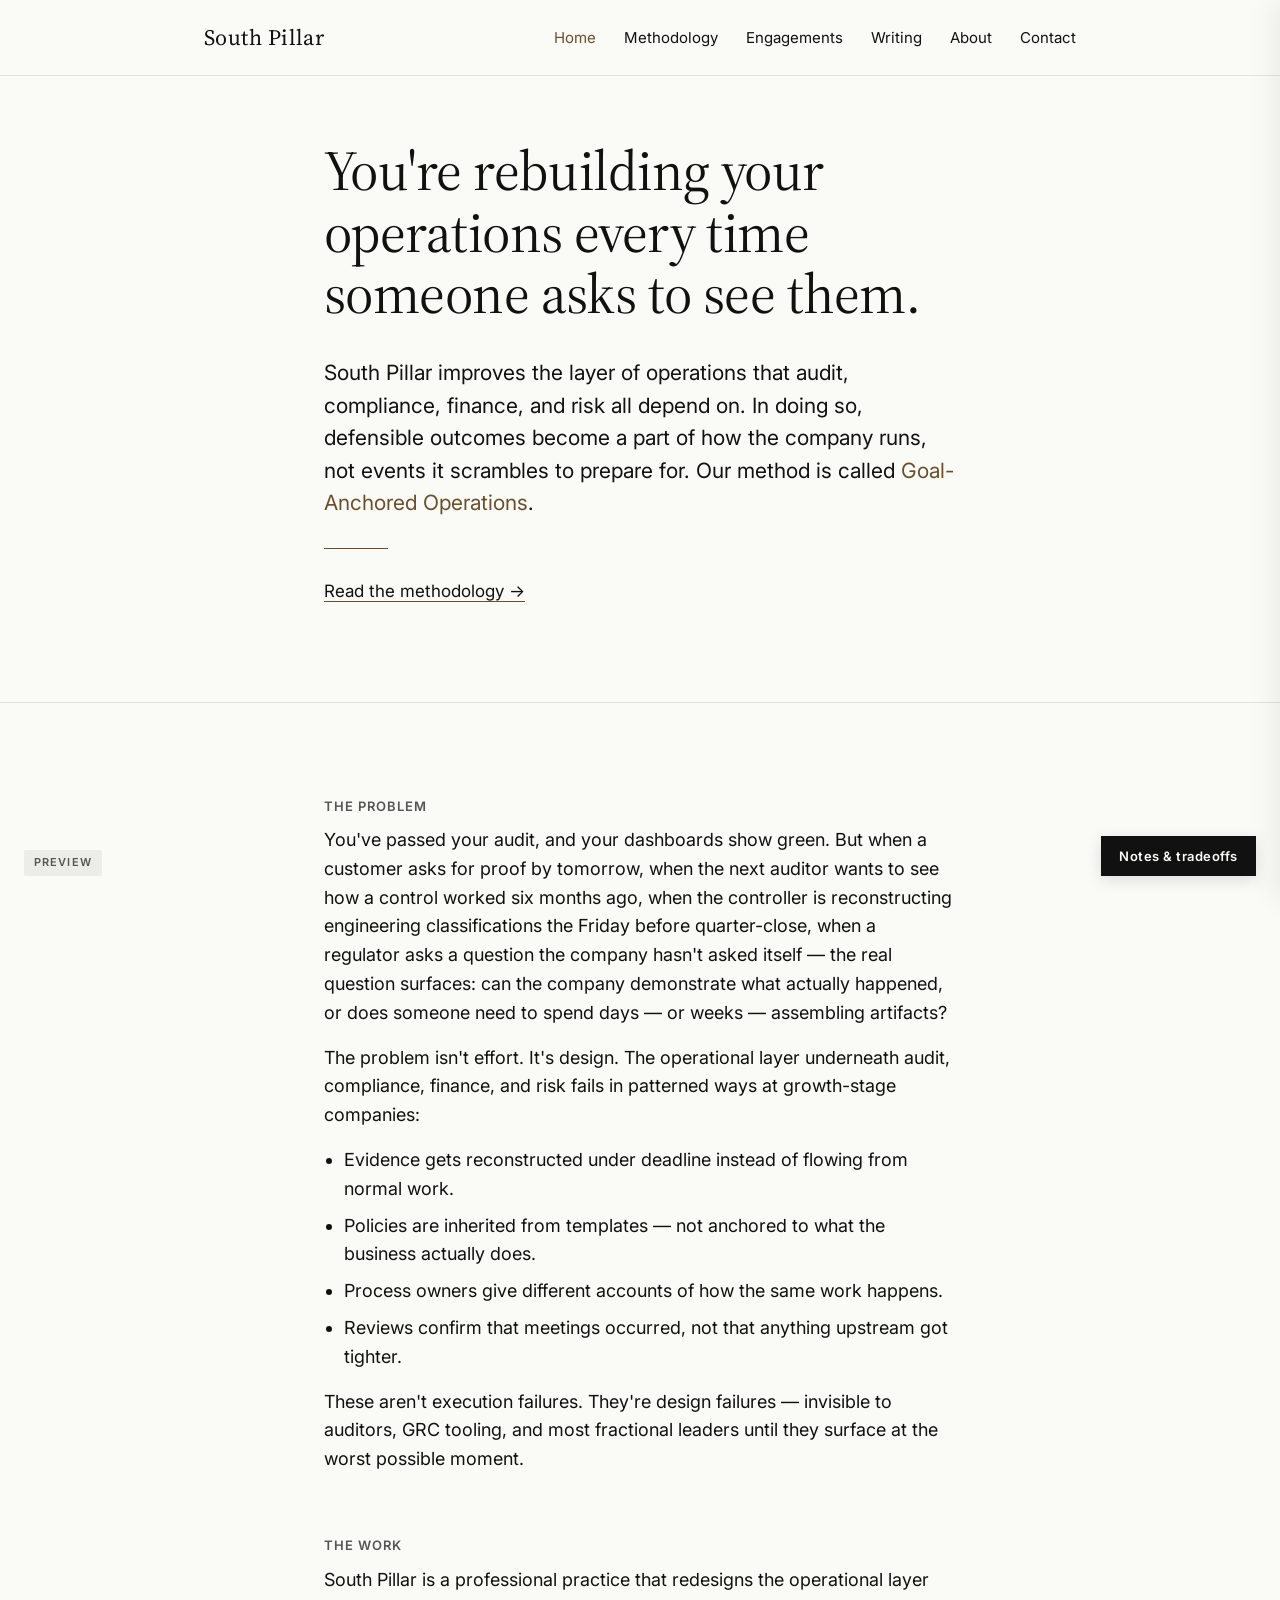
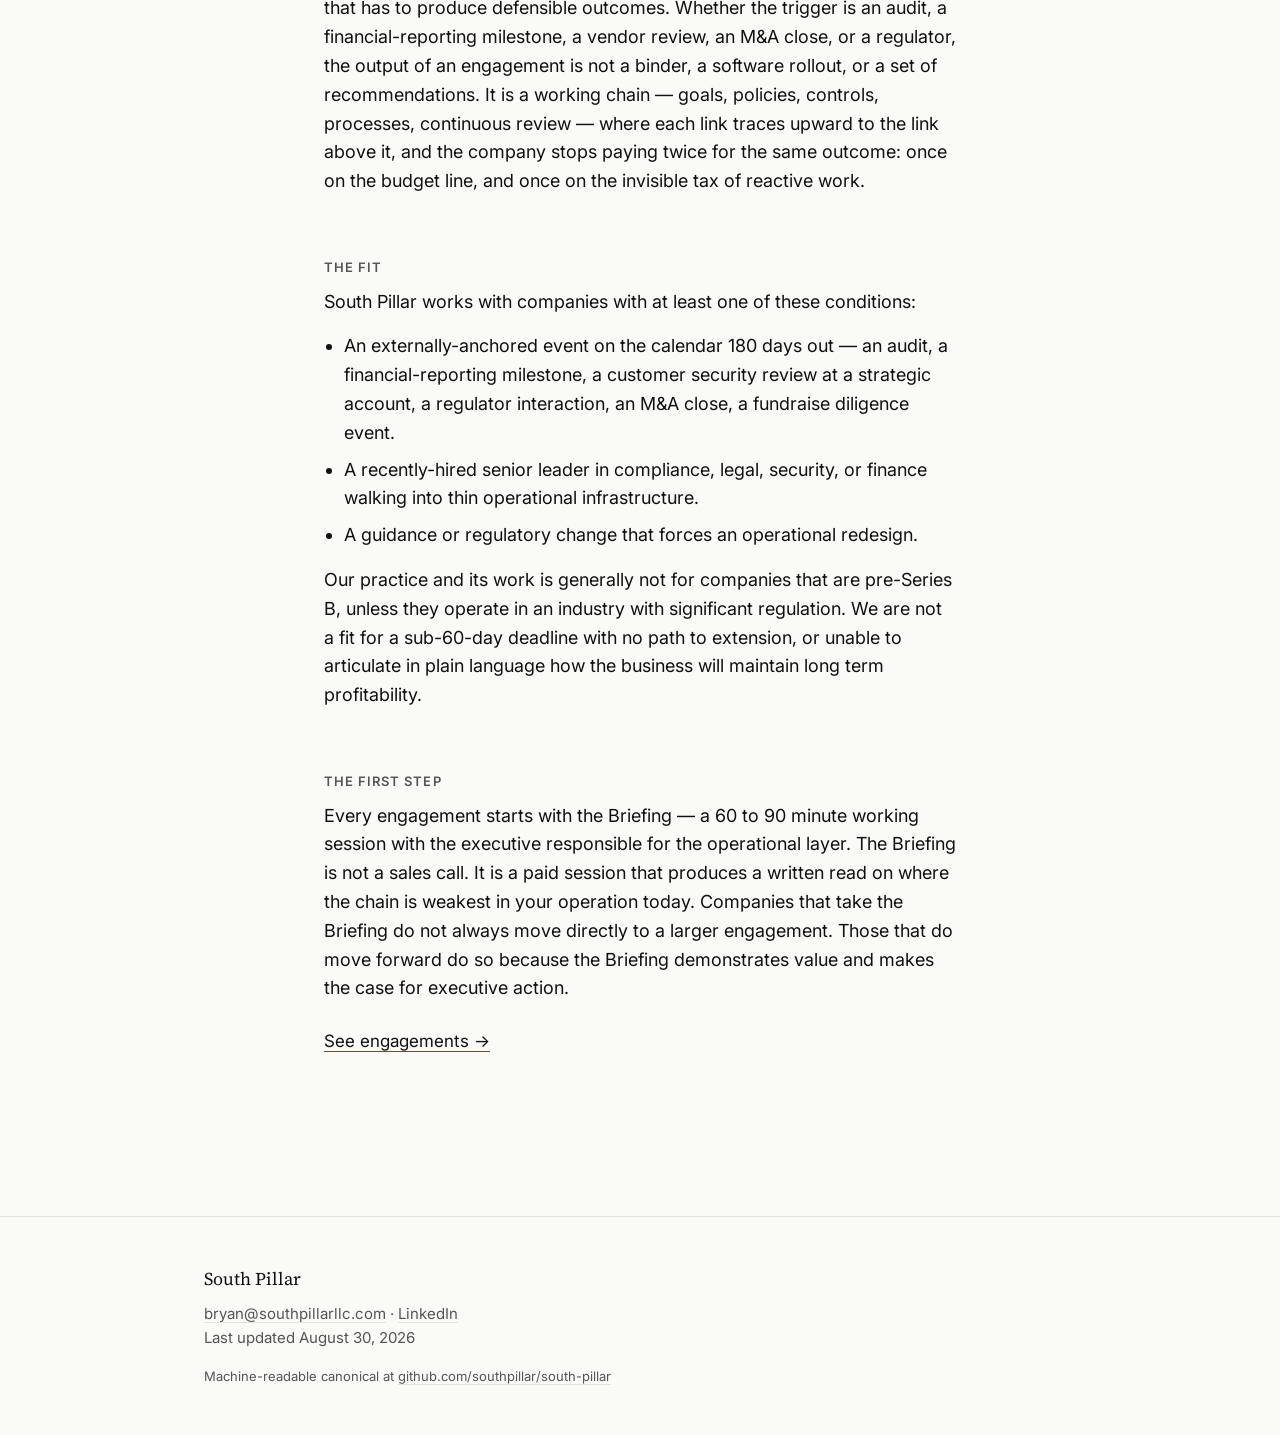
<file: index.html>
<!DOCTYPE html>
<html lang="en">
<head>
<meta charset="UTF-8">
<meta name="viewport" content="width=device-width, initial-scale=1.0">
<title>South Pillar — You're rebuilding your operations every time someone asks to see them</title>
<meta name="description" content="South Pillar improves the layer of operations that audit, compliance, finance, and risk all depend on. In doing so, defensible outcomes become a part of how the company runs, not events it scrambles to prepare for. The method is called Goal-Anchored Operations.">
<link rel="icon" type="image/png" href="assets/favicon.png">
<link rel="preconnect" href="https://fonts.googleapis.com">
<link rel="preconnect" href="https://fonts.gstatic.com" crossorigin>
<link href="https://fonts.googleapis.com/css2?family=Inter:wght@400;600&family=Source+Serif+4:opsz,wght@8..60,400&display=swap" rel="stylesheet">
<link rel="stylesheet" href="css/site.css">
</head>
<body>

<header class="site-header">
  <div class="site-header__inner">
    <a href="index.html" class="site-logo" aria-label="South Pillar — home">South Pillar</a>
    <nav class="site-nav" aria-label="Primary">
      <a href="index.html" class="is-active">Home</a>
      <a href="methodology.html">Methodology</a>
      <a href="engagements.html">Engagements</a>
      <a href="writing.html">Writing</a>
      <a href="about.html">About</a>
      <a href="contact.html">Contact</a>
    </nav>
  </div>
</header>

<main>

  <!-- Hero -->
  <section class="section--top">
    <div class="container">
      <h1 class="h-display">You're rebuilding your operations every time someone asks to see them.</h1>
      <p class="body-lead" style="margin-top: 32px;">
        South Pillar improves the layer of operations that audit, compliance, finance, and risk all depend on. In doing so, defensible outcomes become a part of how the company runs, not events it scrambles to prepare for. Our method is called <span class="bronze">Goal-Anchored Operations</span>.
      </p>
      <hr class="bronze-rule">
      <a href="methodology.html" class="action-link">Read the methodology &rarr;</a>
    </div>
  </section>

  <hr class="hairline">

  <!-- The problem -->
  <section>
    <div class="container">
      <div class="block">
        <div class="eyebrow">The problem</div>
        <p class="body">You've passed your audit, and your dashboards show green. But when a customer asks for proof by tomorrow, when the next auditor wants to see how a control worked six months ago, when the controller is reconstructing engineering classifications the Friday before quarter-close, when a regulator asks a question the company hasn't asked itself &mdash; the real question surfaces: can the company demonstrate what actually happened, or does someone need to spend days &mdash; or weeks &mdash; assembling artifacts?</p>
        <p class="body" style="margin-top: 16px;">The problem isn't effort. It's design. The operational layer underneath audit, compliance, finance, and risk fails in patterned ways at growth-stage companies:</p>
        <ul style="margin: 16px 0 16px 20px; padding: 0;">
          <li class="body" style="margin-bottom: 8px;">Evidence gets reconstructed under deadline instead of flowing from normal work.</li>
          <li class="body" style="margin-bottom: 8px;">Policies are inherited from templates &mdash; not anchored to what the business actually does.</li>
          <li class="body" style="margin-bottom: 8px;">Process owners give different accounts of how the same work happens.</li>
          <li class="body" style="margin-bottom: 0;">Reviews confirm that meetings occurred, not that anything upstream got tighter.</li>
        </ul>
        <p class="body">These aren't execution failures. They're design failures &mdash; invisible to auditors, GRC tooling, and most fractional leaders until they surface at the worst possible moment.</p>
      </div>

      <div class="block">
        <div class="eyebrow">The work</div>
        <p class="body">South Pillar is a professional practice that redesigns the operational layer that has to produce defensible outcomes. Whether the trigger is an audit, a financial-reporting milestone, a vendor review, an M&amp;A close, or a regulator, the output of an engagement is not a binder, a software rollout, or a set of recommendations. It is a working chain &mdash; goals, policies, controls, processes, continuous review &mdash; where each link traces upward to the link above it, and the company stops paying twice for the same outcome: once on the budget line, and once on the invisible tax of reactive work.</p>
      </div>

      <div class="block">
        <div class="eyebrow">The fit</div>
        <p class="body">South Pillar works with companies with at least one of these conditions:</p>
        <ul style="margin: 16px 0 16px 20px; padding: 0;">
          <li class="body" style="margin-bottom: 8px;">An externally-anchored event on the calendar 180 days out &mdash; an audit, a financial-reporting milestone, a customer security review at a strategic account, a regulator interaction, an M&amp;A close, a fundraise diligence event.</li>
          <li class="body" style="margin-bottom: 8px;">A recently-hired senior leader in compliance, legal, security, or finance walking into thin operational infrastructure.</li>
          <li class="body" style="margin-bottom: 0;">A guidance or regulatory change that forces an operational redesign.</li>
        </ul>
        <p class="body">Our practice and its work is generally not for companies that are pre-Series B, unless they operate in an industry with significant regulation. We are not a fit for a sub-60-day deadline with no path to extension, or unable to articulate in plain language how the business will maintain long term profitability.</p>
      </div>

      <div class="block">
        <div class="eyebrow">The first step</div>
        <p class="body">Every engagement starts with the Briefing &mdash; a 60 to 90 minute working session with the executive responsible for the operational layer. The Briefing is not a sales call. It is a paid session that produces a written read on where the chain is weakest in your operation today. Companies that take the Briefing do not always move directly to a larger engagement. Those that do move forward do so because the Briefing demonstrates value and makes the case for executive action.</p>
        <p style="margin-top: 24px;"><a href="engagements.html" class="action-link">See engagements &rarr;</a></p>
      </div>
    </div>
  </section>

</main>

<footer class="site-footer">
  <div class="container">
    <div class="site-footer__brand">South Pillar</div>
    <span class="site-footer__line"><a href="mailto:bryan@southpillarllc.com">bryan@southpillarllc.com</a> &middot; <a href="#" rel="noopener">LinkedIn</a></span>
    <span class="site-footer__line">Last updated August 30, 2026</span>
    <div class="site-footer__small">Machine-readable canonical at <a href="#">github.com/southpillar/south-pillar</a></div>
  </div>
</footer>

<button class="annotation-toggle">Notes &amp; tradeoffs</button>
<aside class="annotation-drawer" id="annotations">
  <button class="annotation-drawer__close" aria-label="Close notes">&times;</button>
  <h3>Design notes &amp; Google Sites tradeoffs</h3>

  <h4>What you're looking at</h4>
  <p><strong>This is the v3.1 tone pass on top of the merged v3 revision.</strong> Headline reframed from imperative ("Stop rebuilding&hellip;") to declarative ("You're rebuilding&hellip;"). "Redesigns" softened to "improves" in the hero and problem framing. Fit criteria reformatted from inline sentence into a bullet list. Pre-Series B disqualification softened with a regulated-industry carve-out. Briefing paragraph loosened from "most companies&hellip; do not move directly" to "companies&hellip; do not always move directly." Visual design, layout, CSS, and JS are unchanged.</p>
  <p>This is a faithful static mockup of the approved design system. Type sizes, spacing, colors are exact. Use it to judge the aesthetic; the live build will happen in Google Sites and may diverge in the ways noted below.</p>
  <p><strong>Placeholders:</strong> <code>bryan@southpillarllc.com</code> and the <code>github.com/southpillar/south-pillar</code> canonical link in the footer are both placeholders pending final domain and email decisions.</p>

  <h4>Google Sites parity check</h4>
  <ul>
    <li><span class="gs-yes">FULL</span> Custom hex palette (5 colors) &mdash; Google Sites custom theme accepts any hex.</li>
    <li><span class="gs-yes">FULL</span> Source Serif 4 + Inter &mdash; both available via "More fonts" in the theme editor.</li>
    <li><span class="gs-yes">FULL</span> 680px prose width &mdash; achieved by leaving outer grid columns empty.</li>
    <li><span class="gs-partial">PARTIAL</span> Bronze underlines on inline links &mdash; Sites supports custom link colors but with less precise control over offset/thickness. Expect ~80% fidelity.</li>
    <li><span class="gs-partial">PARTIAL</span> Eyebrow letter-spacing &mdash; Sites doesn't expose letter-spacing directly; close using its "small heading" style.</li>
    <li><span class="gs-partial">PARTIAL</span> 64px bronze rule &mdash; Sites' divider can't be resized to exactly 64px; we'll use a 64&times;1 PNG colored bronze. Visually identical.</li>
    <li><span class="gs-no">NOT IN SITES</span> Sticky header with subtle scroll behavior &mdash; Sites uses a fixed nav style. Acceptable compromise.</li>
    <li><span class="gs-no">NOT IN SITES</span> This annotation drawer &mdash; mockup-only.</li>
  </ul>

  <h4>What's intentionally absent</h4>
  <ul>
    <li>No buttons. Inline text links only.</li>
    <li>No icons, no decorative graphics, no stock imagery.</li>
    <li>No social proof, no testimonials, no client logos.</li>
    <li>No pricing.</li>
    <li>No form. Contact is mailto only.</li>
    <li>No named regulations or standards. The methodology is the product.</li>
    <li>No external mention of the inherent- and residual-risk bridges or the four postures &mdash; those are methodology-internal.</li>
  </ul>
</aside>

<div class="preview-ribbon" aria-hidden="true">Preview</div>

<script src="js/site.js"></script>
</body>
</html>
</file>
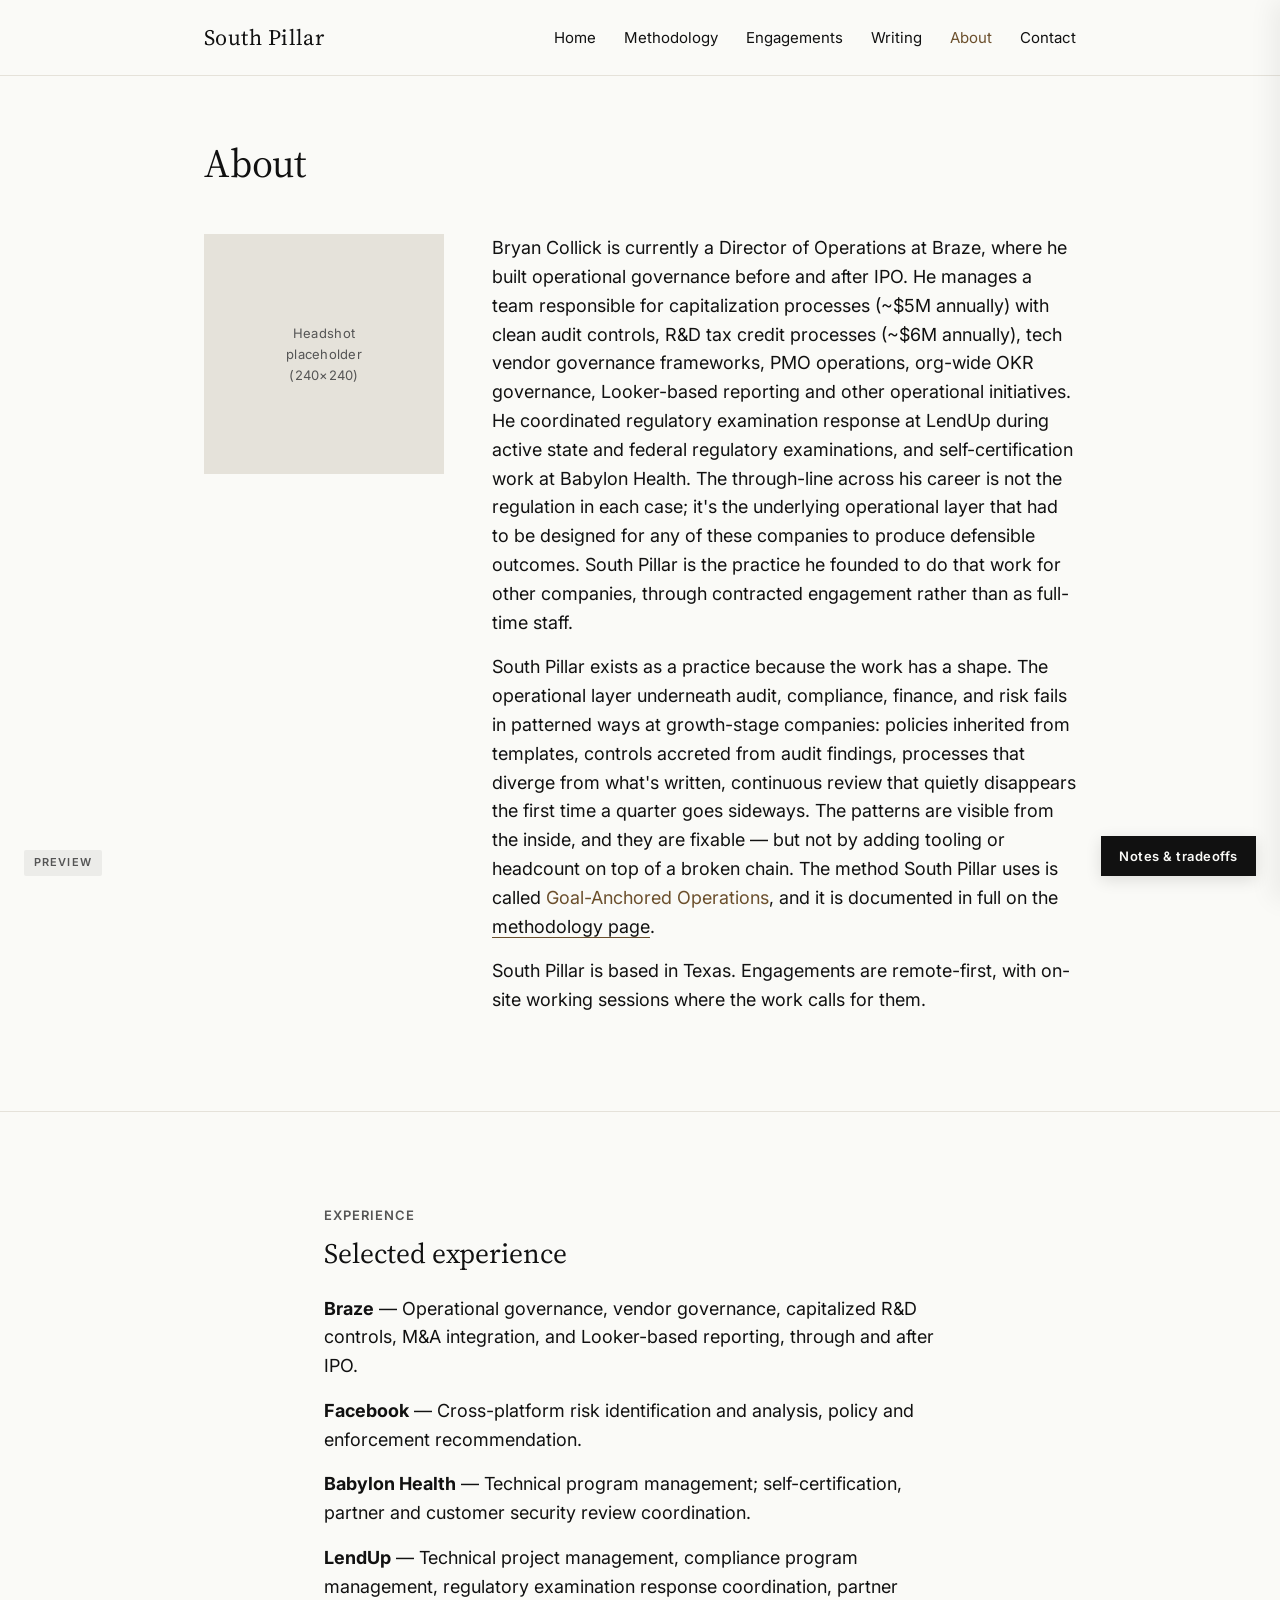
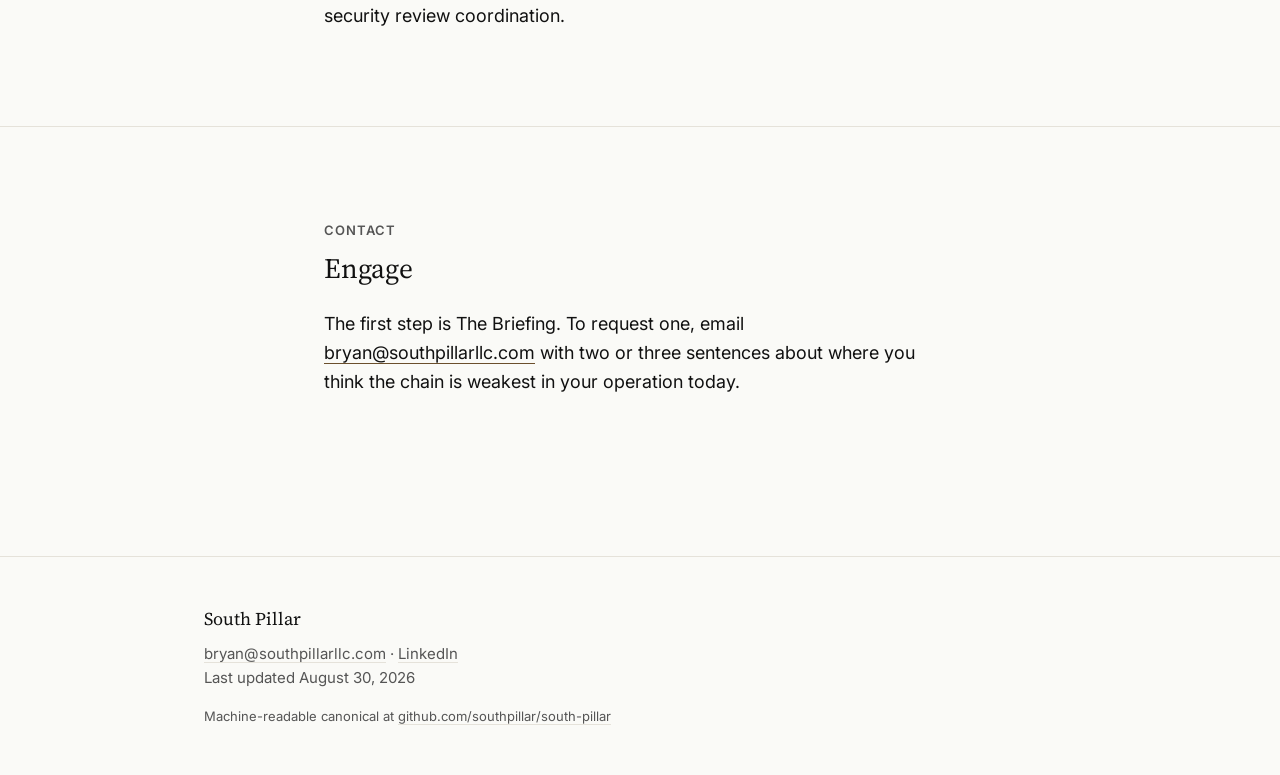
<file: about.html>
<!DOCTYPE html>
<html lang="en">
<head>
<meta charset="UTF-8">
<meta name="viewport" content="width=device-width, initial-scale=1.0">
<title>About — South Pillar</title>
<meta name="description" content="Bryan Collick founded South Pillar to redesign the layer of operations that audit, compliance, finance, and risk depend on, using a method called Goal-Anchored Operations.">
<link rel="icon" type="image/png" href="assets/favicon.png">
<link rel="preconnect" href="https://fonts.googleapis.com">
<link rel="preconnect" href="https://fonts.gstatic.com" crossorigin>
<link href="https://fonts.googleapis.com/css2?family=Inter:wght@400;600&family=Source+Serif+4:opsz,wght@8..60,400&display=swap" rel="stylesheet">
<link rel="stylesheet" href="css/site.css">
</head>
<body>

<header class="site-header">
  <div class="site-header__inner">
    <a href="index.html" class="site-logo" aria-label="South Pillar — home">South Pillar</a>
    <nav class="site-nav" aria-label="Primary">
      <a href="index.html" >Home</a>
      <a href="methodology.html" >Methodology</a>
      <a href="engagements.html" >Engagements</a>
      <a href="writing.html" >Writing</a>
      <a href="about.html" class="is-active">About</a>
      <a href="contact.html" >Contact</a>
    </nav>
  </div>
</header>

<main>

  <section class="section--top">
    <div class="container container--wide">
      <h1 class="h1">About</h1>
      <div class="about-grid" style="margin-top: 48px;">
        <div class="about-photo">Headshot<br>placeholder<br>(240&times;240)</div>
        <div>
          <p class="body">Bryan Collick is currently a Director of Operations at Braze, where he built operational governance before and after IPO. He manages a team responsible for capitalization processes (~$5M annually) with clean audit controls, R&amp;D tax credit processes (~$6M annually), tech vendor governance frameworks, PMO operations, org-wide OKR governance, Looker-based reporting and other operational initiatives. He coordinated regulatory examination response at LendUp during active state and federal regulatory examinations, and self-certification work at Babylon Health. The through-line across his career is not the regulation in each case; it's the underlying operational layer that had to be designed for any of these companies to produce defensible outcomes. South Pillar is the practice he founded to do that work for other companies, through contracted engagement rather than as full-time staff.</p>
          <p class="body">South Pillar exists as a practice because the work has a shape. The operational layer underneath audit, compliance, finance, and risk fails in patterned ways at growth-stage companies: policies inherited from templates, controls accreted from audit findings, processes that diverge from what's written, continuous review that quietly disappears the first time a quarter goes sideways. The patterns are visible from the inside, and they are fixable &mdash; but not by adding tooling or headcount on top of a broken chain. The method South Pillar uses is called <span class="bronze">Goal-Anchored Operations</span>, and it is documented in full on the <a href="methodology.html">methodology page</a>.</p>
          <p class="body">South Pillar is based in Texas. Engagements are remote-first, with on-site working sessions where the work calls for them.</p>
        </div>
      </div>
    </div>
  </section>

  <hr class="hairline">

  <section>
    <div class="container">
      <div class="eyebrow">Experience</div>
      <h2 class="h2">Selected experience</h2>
      <p class="body"><strong>Braze</strong> &mdash; Operational governance, vendor governance, capitalized R&amp;D controls, M&amp;A integration, and Looker-based reporting, through and after IPO.</p>
      <p class="body"><strong>Facebook</strong> &mdash; Cross-platform risk identification and analysis, policy and enforcement recommendation.</p>
      <p class="body"><strong>Babylon Health</strong> &mdash; Technical program management; self-certification, partner and customer security review coordination.</p>
      <p class="body"><strong>LendUp</strong> &mdash; Technical project management, compliance program management, regulatory examination response coordination, partner security review coordination.</p>
    </div>
  </section>

  <hr class="hairline">

  <section>
    <div class="container">
      <div class="eyebrow">Contact</div>
      <h2 class="h2">Engage</h2>
      <p class="body">The first step is The Briefing. To request one, email <a href="mailto:bryan@southpillarllc.com">bryan@southpillarllc.com</a> with two or three sentences about where you think the chain is weakest in your operation today.</p>
    </div>
  </section>

</main>

<footer class="site-footer">
  <div class="container">
    <div class="site-footer__brand">South Pillar</div>
    <span class="site-footer__line"><a href="mailto:bryan@southpillarllc.com">bryan@southpillarllc.com</a> &middot; <a href="#" rel="noopener">LinkedIn</a></span>
    <span class="site-footer__line">Last updated August 30, 2026</span>
    <div class="site-footer__small">Machine-readable canonical at <a href="#">github.com/southpillar/south-pillar</a></div>
  </div>
</footer>

<button class="annotation-toggle">Notes &amp; tradeoffs</button>
<aside class="annotation-drawer" id="annotations">
  <button class="annotation-drawer__close" aria-label="Close notes">&times;</button>
  <h3>Design notes &amp; Google Sites tradeoffs</h3>

  <h4>What you're looking at</h4>
  <p><strong>This is the v3.1 tone pass on top of the merged v3 revision.</strong> Bio rewritten: Bryan is currently a Director of Operations at Braze (present tense), with expanded scope (PMO operations, org-wide OKR governance) and past employers moved into past tense. Selected experience entries for Facebook, Babylon Health, and LendUp expanded with role/scope detail. Second paragraph reworded from "The practice exists because&hellip;" to "South Pillar exists as a practice because&hellip;" to lead with the name.</p>
  <p>This is a faithful static mockup of the approved design system. Type sizes, spacing, colors, and the five-link chain are exact. Use it to judge the aesthetic; the live build will happen in Google Sites and may diverge in the ways noted below.</p>
  <p><strong>Placeholders:</strong> <code>bryan@southpillarllc.com</code> and the <code>github.com/southpillar/south-pillar</code> canonical link in the footer are both placeholders pending final domain and email decisions.</p>

  <h4>Google Sites parity check</h4>
  <ul>
    <li><span class="gs-yes">FULL</span> Custom hex palette (5 colors) &mdash; Google Sites custom theme accepts any hex.</li>
    <li><span class="gs-yes">FULL</span> Source Serif 4 + Inter &mdash; both available via "More fonts" in the theme editor.</li>
    <li><span class="gs-yes">FULL</span> Five-link chain &mdash; built as an embedded HTML/CSS block; identical to this preview.</li>
    <li><span class="gs-yes">FULL</span> 680px prose width &mdash; achieved by leaving outer grid columns empty.</li>
    <li><span class="gs-partial">PARTIAL</span> Bronze underlines on inline links &mdash; Sites supports custom link colors but with less precise control over offset/thickness. Expect ~80% fidelity.</li>
    <li><span class="gs-partial">PARTIAL</span> Eyebrow letter-spacing &mdash; Sites doesn't expose letter-spacing directly; close using its "small heading" style.</li>
    <li><span class="gs-partial">PARTIAL</span> 64px bronze rule &mdash; Sites' divider can't be resized to exactly 64px; we'll use a 64&times;1 PNG colored bronze. Visually identical.</li>
    <li><span class="gs-no">NOT IN SITES</span> Sticky header with subtle scroll behavior &mdash; Sites uses a fixed nav style. Acceptable compromise.</li>
    <li><span class="gs-no">NOT IN SITES</span> This annotation drawer &mdash; mockup-only.</li>
  </ul>

  <h4>Page-specific notes</h4>
  <ul>
      <li>Headshot placeholder &mdash; replace with Bryan's actual headshot before launch.</li>
      <li>Selected Experience needs 3&ndash;5 real entries before launch. Format guidance is in the page copy file.</li>
    </ul>

  <h4>What's intentionally absent</h4>
  <ul>
    <li>No buttons. Inline text links only.</li>
    <li>No icons, no decorative graphics, no stock imagery.</li>
    <li>No social proof, no testimonials, no client logos.</li>
    <li>No pricing.</li>
    <li>No form. Contact is mailto only.</li>
    <li>No named regulations or standards. The methodology is the product.</li>
  </ul>
</aside>

<div class="preview-ribbon" aria-hidden="true">Preview</div>

<script src="js/site.js"></script>
</body>
</html>
</file>
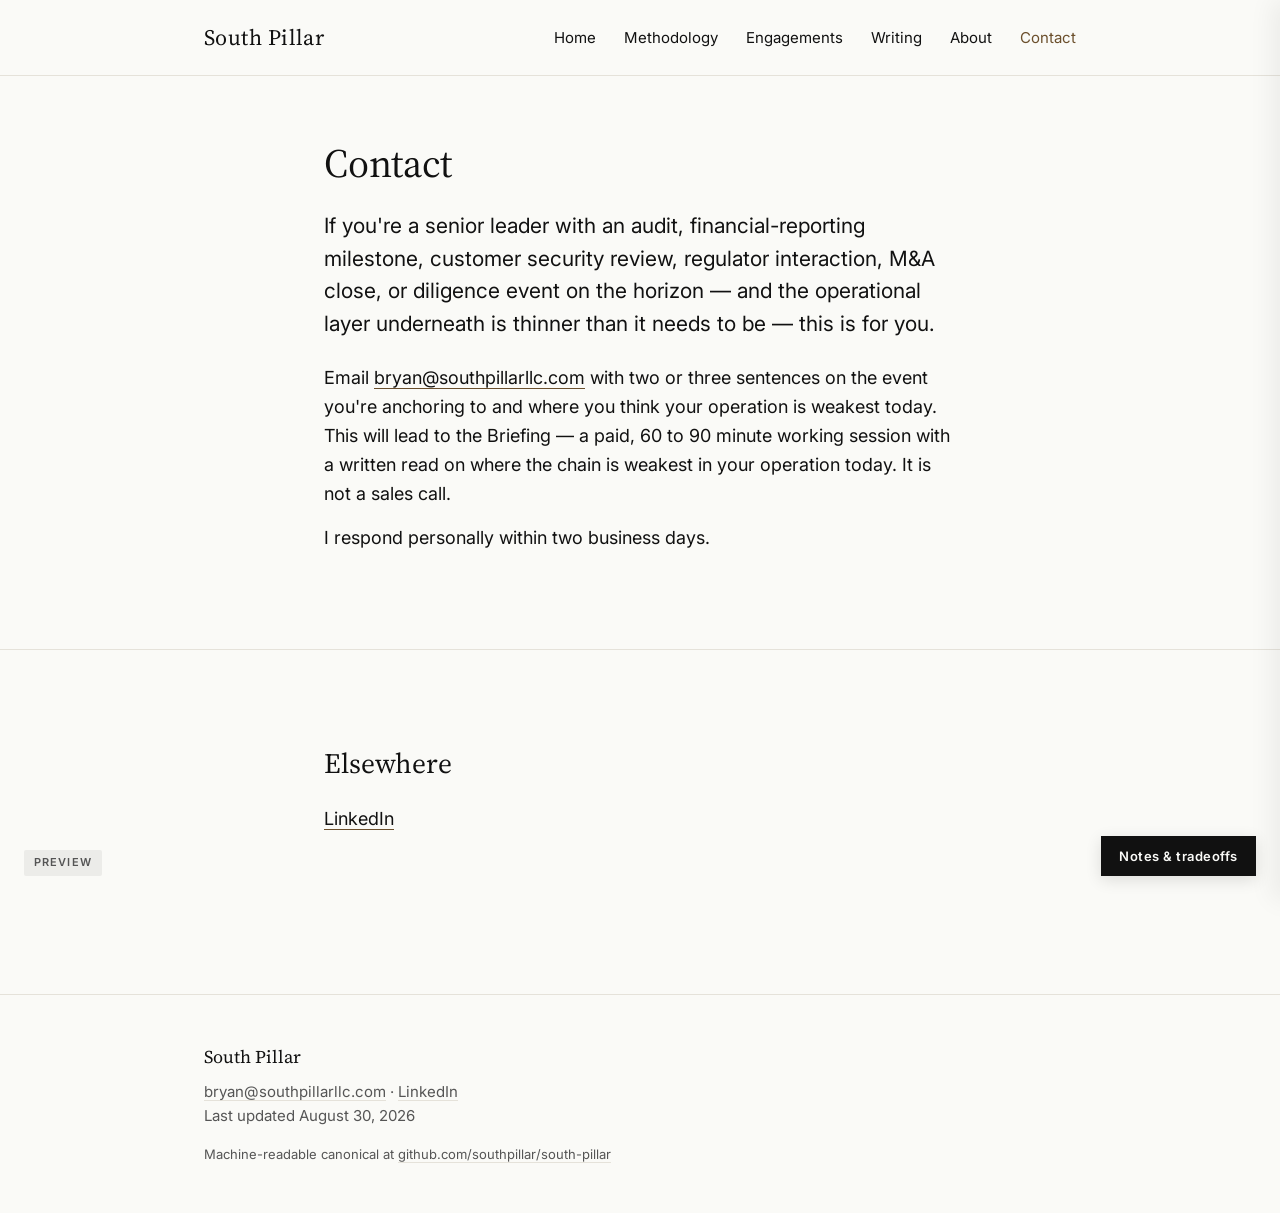
<file: contact.html>
<!DOCTYPE html>
<html lang="en">
<head>
<meta charset="UTF-8">
<meta name="viewport" content="width=device-width, initial-scale=1.0">
<title>Contact — South Pillar</title>
<meta name="description" content="If you have an audit, financial-reporting milestone, customer review, M&A close, or diligence event on the horizon, email bryan@southpillarllc.com. Every engagement starts with the Briefing.">
<link rel="icon" type="image/png" href="assets/favicon.png">
<link rel="preconnect" href="https://fonts.googleapis.com">
<link rel="preconnect" href="https://fonts.gstatic.com" crossorigin>
<link href="https://fonts.googleapis.com/css2?family=Inter:wght@400;600&family=Source+Serif+4:opsz,wght@8..60,400&display=swap" rel="stylesheet">
<link rel="stylesheet" href="css/site.css">
</head>
<body>

<header class="site-header">
  <div class="site-header__inner">
    <a href="index.html" class="site-logo" aria-label="South Pillar — home">South Pillar</a>
    <nav class="site-nav" aria-label="Primary">
      <a href="index.html" >Home</a>
      <a href="methodology.html" >Methodology</a>
      <a href="engagements.html" >Engagements</a>
      <a href="writing.html" >Writing</a>
      <a href="about.html" >About</a>
      <a href="contact.html" class="is-active">Contact</a>
    </nav>
  </div>
</header>

<main>

  <section class="section--top">
    <div class="container">
      <h1 class="h1">Contact</h1>
      <p class="body-lead">If you're a senior leader with an audit, financial-reporting milestone, customer security review, regulator interaction, M&amp;A close, or diligence event on the horizon &mdash; and the operational layer underneath is thinner than it needs to be &mdash; this is for you.</p>
      <p class="body" style="margin-top: 24px;">Email <a href="mailto:bryan@southpillarllc.com">bryan@southpillarllc.com</a> with two or three sentences on the event you're anchoring to and where you think your operation is weakest today. This will lead to the Briefing &mdash; a paid, 60 to 90 minute working session with a written read on where the chain is weakest in your operation today. It is not a sales call.</p>
      <p class="body">I respond personally within two business days.</p>
    </div>
  </section>

  <hr class="hairline">

  <section>
    <div class="container">
      <h2 class="h2">Elsewhere</h2>
      <p class="body"><a href="#">LinkedIn</a></p>
    </div>
  </section>

</main>

<footer class="site-footer">
  <div class="container">
    <div class="site-footer__brand">South Pillar</div>
    <span class="site-footer__line"><a href="mailto:bryan@southpillarllc.com">bryan@southpillarllc.com</a> &middot; <a href="#" rel="noopener">LinkedIn</a></span>
    <span class="site-footer__line">Last updated August 30, 2026</span>
    <div class="site-footer__small">Machine-readable canonical at <a href="#">github.com/southpillar/south-pillar</a></div>
  </div>
</footer>

<button class="annotation-toggle">Notes &amp; tradeoffs</button>
<aside class="annotation-drawer" id="annotations">
  <button class="annotation-drawer__close" aria-label="Close notes">&times;</button>
  <h3>Design notes &amp; Google Sites tradeoffs</h3>

  <h4>What you're looking at</h4>
  <p><strong>This is the v3.1 tone pass on top of the merged v3 revision.</strong> One phrase softened: "What happens next is the Briefing" &rarr; "This will lead to the Briefing." Everything else on this page is unchanged. Mailto contact mechanism unchanged.</p>
  <p>This is a faithful static mockup of the approved design system. Type sizes, spacing, colors are exact. Use it to judge the aesthetic; the live build will happen in Google Sites and may diverge in the ways noted below.</p>
  <p><strong>Placeholders:</strong> <code>bryan@southpillarllc.com</code> and the <code>github.com/southpillar/south-pillar</code> canonical link in the footer are both placeholders pending final domain and email decisions.</p>

  <h4>Google Sites parity check</h4>
  <ul>
    <li><span class="gs-yes">FULL</span> Custom hex palette (5 colors) &mdash; Google Sites custom theme accepts any hex.</li>
    <li><span class="gs-yes">FULL</span> Source Serif 4 + Inter &mdash; both available via "More fonts" in the theme editor.</li>
    <li><span class="gs-yes">FULL</span> 680px prose width &mdash; achieved by leaving outer grid columns empty.</li>
    <li><span class="gs-no">NOT IN SITES</span> Sticky header with subtle scroll behavior &mdash; Sites uses a fixed nav style. Acceptable compromise.</li>
    <li><span class="gs-no">NOT IN SITES</span> This annotation drawer &mdash; mockup-only.</li>
  </ul>

  <h4>Page-specific notes</h4>
  <ul>
      <li>No form. No Calendly. Email-only by design.</li>
    </ul>

  <h4>What's intentionally absent</h4>
  <ul>
    <li>No icons, no decorative graphics, no stock imagery.</li>
    <li>No social proof, no testimonials, no client logos.</li>
    <li>No pricing.</li>
    <li>No form. Contact is mailto only.</li>
    <li>No new jargon beyond what's in the methodology one-pager.</li>
  </ul>
</aside>

<div class="preview-ribbon" aria-hidden="true">Preview</div>

<script src="js/site.js"></script>
</body>
</html>
</file>
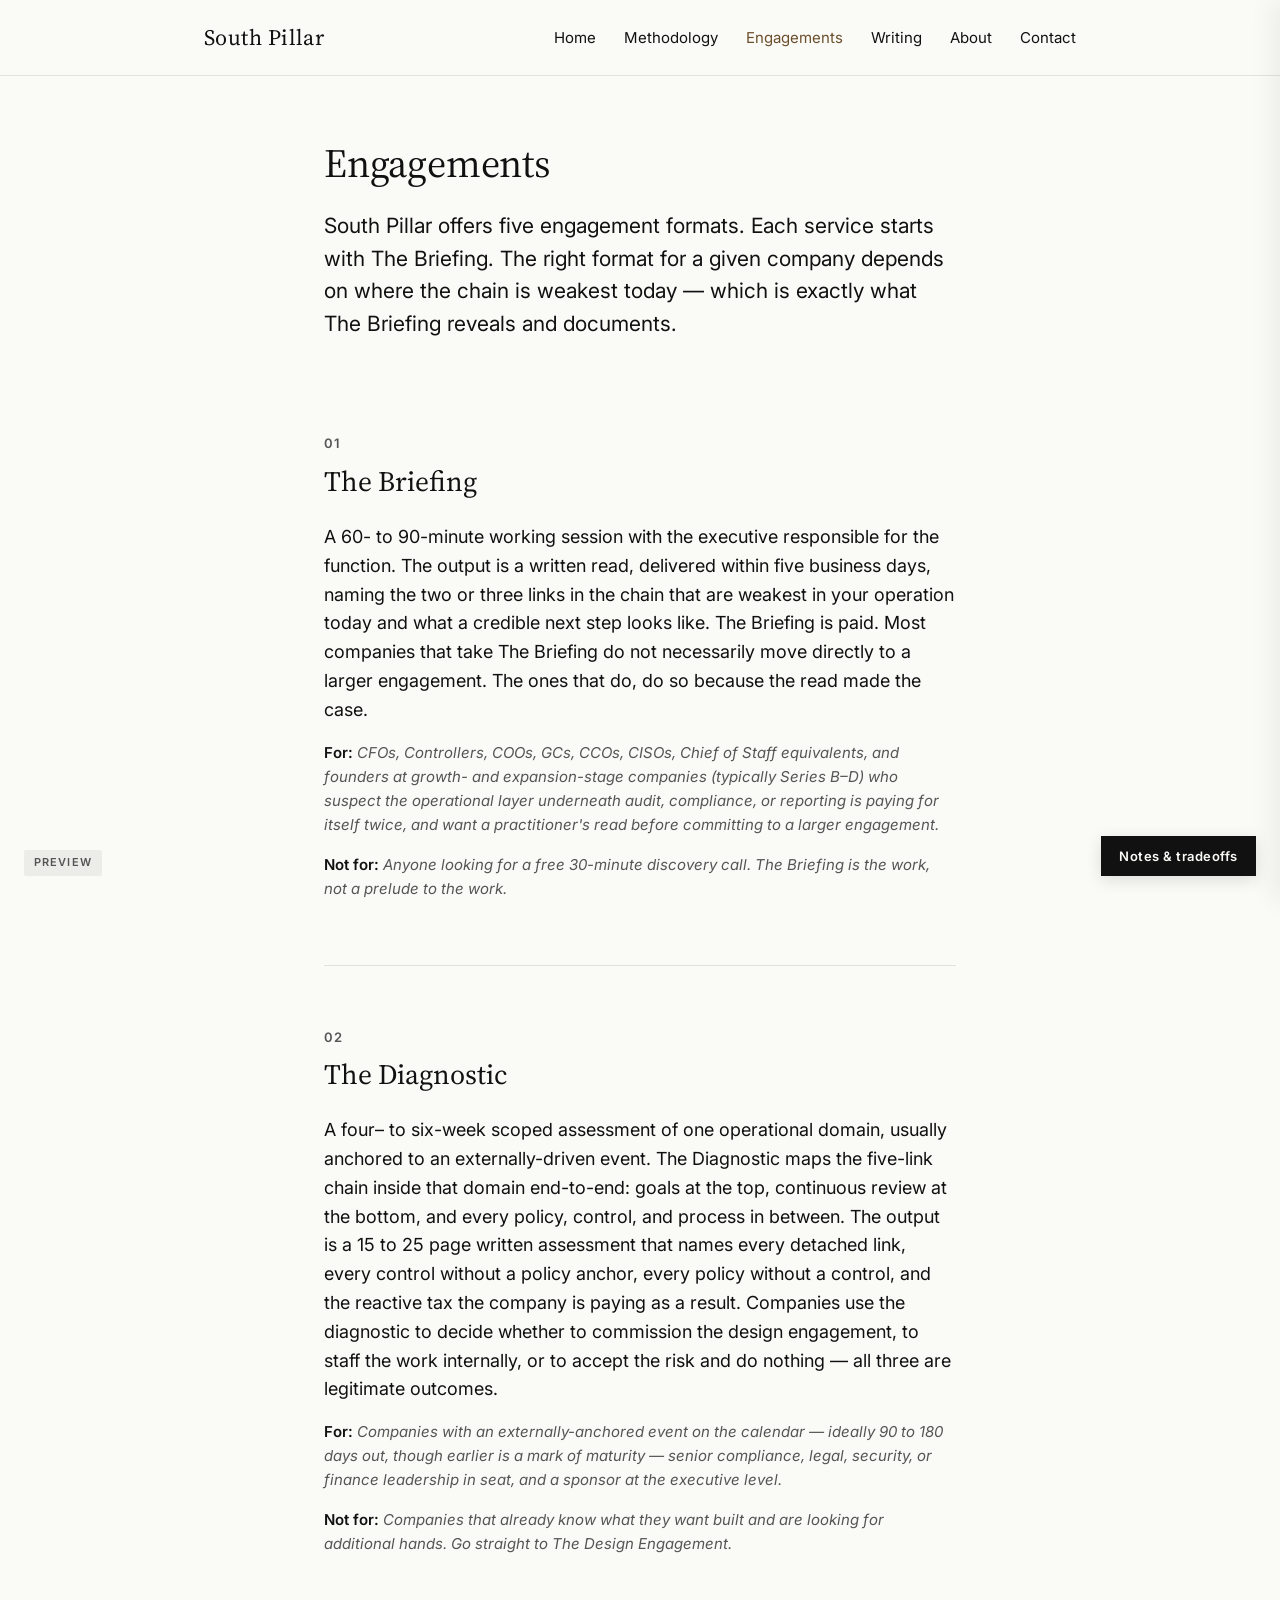
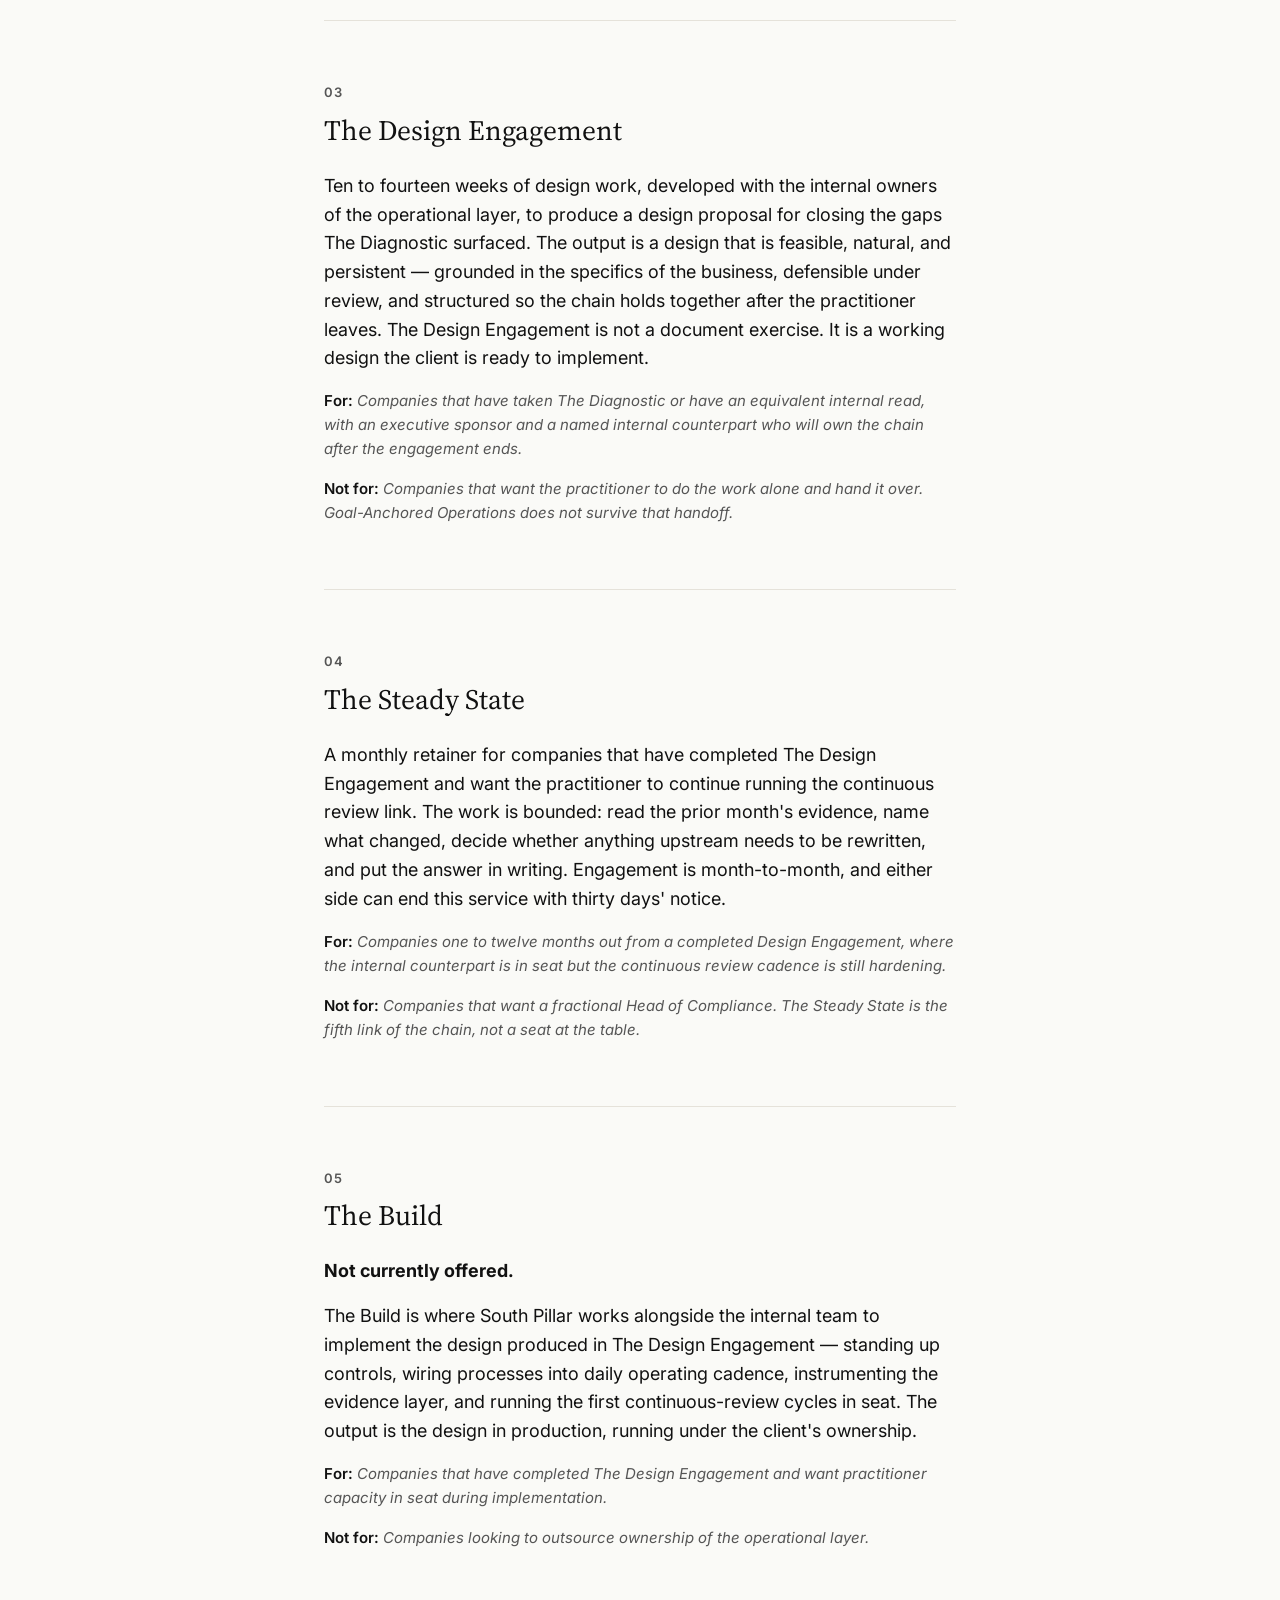
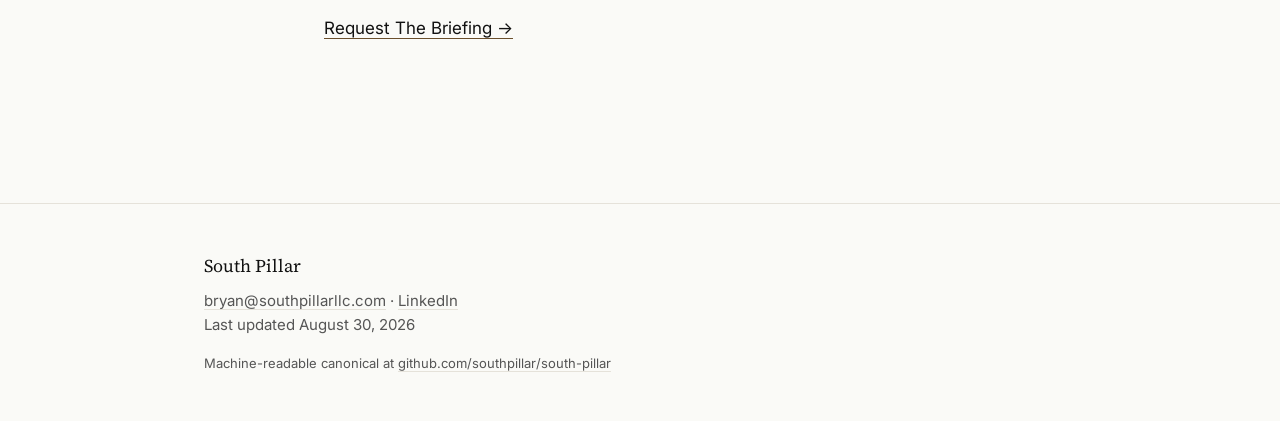
<file: engagements.html>
<!DOCTYPE html>
<html lang="en">
<head>
<meta charset="UTF-8">
<meta name="viewport" content="width=device-width, initial-scale=1.0">
<title>Engagements — South Pillar</title>
<meta name="description" content="Five engagement formats, from a single executive briefing to an ongoing steady-state retainer. Each engagement is anchored to the same five-link chain.">
<link rel="icon" type="image/png" href="assets/favicon.png">
<link rel="preconnect" href="https://fonts.googleapis.com">
<link rel="preconnect" href="https://fonts.gstatic.com" crossorigin>
<link href="https://fonts.googleapis.com/css2?family=Inter:wght@400;600&family=Source+Serif+4:opsz,wght@8..60,400&display=swap" rel="stylesheet">
<link rel="stylesheet" href="css/site.css">
</head>
<body>

<header class="site-header">
  <div class="site-header__inner">
    <a href="index.html" class="site-logo" aria-label="South Pillar — home">South Pillar</a>
    <nav class="site-nav" aria-label="Primary">
      <a href="index.html" >Home</a>
      <a href="methodology.html" >Methodology</a>
      <a href="engagements.html" class="is-active">Engagements</a>
      <a href="writing.html" >Writing</a>
      <a href="about.html" >About</a>
      <a href="contact.html" >Contact</a>
    </nav>
  </div>
</header>

<main>

  <section class="section--top">
    <div class="container">
      <h1 class="h1">Engagements</h1>
      <p class="body-lead">South Pillar offers five engagement formats. Each service starts with The Briefing. The right format for a given company depends on where the chain is weakest today &mdash; which is exactly what The Briefing reveals and documents.</p>
    </div>
  </section>

  <section>
    <div class="container">

      <div class="engagement">
        <div class="eyebrow">01</div>
        <h2 class="h2">The Briefing</h2>
        <p class="body">A 60- to 90-minute working session with the executive responsible for the function. The output is a written read, delivered within five business days, naming the two or three links in the chain that are weakest in your operation today and what a credible next step looks like. The Briefing is paid. Most companies that take The Briefing do not necessarily move directly to a larger engagement. The ones that do, do so because the read made the case.</p>
        <p class="engagement__meta"><strong>For:</strong> CFOs, Controllers, COOs, GCs, CCOs, CISOs, Chief of Staff equivalents, and founders at growth- and expansion-stage companies (typically Series B&ndash;D) who suspect the operational layer underneath audit, compliance, or reporting is paying for itself twice, and want a practitioner's read before committing to a larger engagement.</p>
        <p class="engagement__meta"><strong>Not for:</strong> Anyone looking for a free 30-minute discovery call. The Briefing is the work, not a prelude to the work.</p>
      </div>

      <div class="engagement">
        <div class="eyebrow">02</div>
        <h2 class="h2">The Diagnostic</h2>
        <p class="body">A four&ndash; to six-week scoped assessment of one operational domain, usually anchored to an externally-driven event. The Diagnostic maps the five-link chain inside that domain end-to-end: goals at the top, continuous review at the bottom, and every policy, control, and process in between. The output is a 15 to 25 page written assessment that names every detached link, every control without a policy anchor, every policy without a control, and the reactive tax the company is paying as a result. Companies use the diagnostic to decide whether to commission the design engagement, to staff the work internally, or to accept the risk and do nothing &mdash; all three are legitimate outcomes.</p>
        <p class="engagement__meta"><strong>For:</strong> Companies with an externally-anchored event on the calendar &mdash; ideally 90 to 180 days out, though earlier is a mark of maturity &mdash; senior compliance, legal, security, or finance leadership in seat, and a sponsor at the executive level.</p>
        <p class="engagement__meta"><strong>Not for:</strong> Companies that already know what they want built and are looking for additional hands. Go straight to The Design Engagement.</p>
      </div>

      <div class="engagement">
        <div class="eyebrow">03</div>
        <h2 class="h2">The Design Engagement</h2>
        <p class="body">Ten to fourteen weeks of design work, developed with the internal owners of the operational layer, to produce a design proposal for closing the gaps The Diagnostic surfaced. The output is a design that is feasible, natural, and persistent &mdash; grounded in the specifics of the business, defensible under review, and structured so the chain holds together after the practitioner leaves. The Design Engagement is not a document exercise. It is a working design the client is ready to implement.</p>
        <p class="engagement__meta"><strong>For:</strong> Companies that have taken The Diagnostic or have an equivalent internal read, with an executive sponsor and a named internal counterpart who will own the chain after the engagement ends.</p>
        <p class="engagement__meta"><strong>Not for:</strong> Companies that want the practitioner to do the work alone and hand it over. Goal-Anchored Operations does not survive that handoff.</p>
      </div>

      <div class="engagement">
        <div class="eyebrow">04</div>
        <h2 class="h2">The Steady State</h2>
        <p class="body">A monthly retainer for companies that have completed The Design Engagement and want the practitioner to continue running the continuous review link. The work is bounded: read the prior month's evidence, name what changed, decide whether anything upstream needs to be rewritten, and put the answer in writing. Engagement is month-to-month, and either side can end this service with thirty days' notice.</p>
        <p class="engagement__meta"><strong>For:</strong> Companies one to twelve months out from a completed Design Engagement, where the internal counterpart is in seat but the continuous review cadence is still hardening.</p>
        <p class="engagement__meta"><strong>Not for:</strong> Companies that want a fractional Head of Compliance. The Steady State is the fifth link of the chain, not a seat at the table.</p>
      </div>

      <div class="engagement">
        <div class="eyebrow">05</div>
        <h2 class="h2">The Build</h2>
        <p class="body"><strong>Not currently offered.</strong></p>
        <p class="body">The Build is where South Pillar works alongside the internal team to implement the design produced in The Design Engagement &mdash; standing up controls, wiring processes into daily operating cadence, instrumenting the evidence layer, and running the first continuous-review cycles in seat. The output is the design in production, running under the client's ownership.</p>
        <p class="engagement__meta"><strong>For:</strong> Companies that have completed The Design Engagement and want practitioner capacity in seat during implementation.</p>
        <p class="engagement__meta"><strong>Not for:</strong> Companies looking to outsource ownership of the operational layer.</p>
      </div>

      <p style="margin-top: 64px;"><a href="contact.html" class="action-link">Request The Briefing &rarr;</a></p>

    </div>
  </section>

</main>

<footer class="site-footer">
  <div class="container">
    <div class="site-footer__brand">South Pillar</div>
    <span class="site-footer__line"><a href="mailto:bryan@southpillarllc.com">bryan@southpillarllc.com</a> &middot; <a href="#" rel="noopener">LinkedIn</a></span>
    <span class="site-footer__line">Last updated August 30, 2026</span>
    <div class="site-footer__small">Machine-readable canonical at <a href="#">github.com/southpillar/south-pillar</a></div>
  </div>
</footer>

<button class="annotation-toggle">Notes &amp; tradeoffs</button>
<aside class="annotation-drawer" id="annotations">
  <button class="annotation-drawer__close" aria-label="Close notes">&times;</button>
  <h3>Design notes &amp; Google Sites tradeoffs</h3>

  <h4>What you're looking at</h4>
  <p><strong>This is the v3.1 tone pass on top of the merged v3 revision.</strong> Portfolio unchanged (five formats). Micro-edits: hyphenation on "60- to 90-minute" and "four&ndash; to six-week"; Briefing text softens "do not move directly" to "do not necessarily move directly"; Diagnostic gains "usually anchored to&hellip;" and "accept the risk and do nothing"; Diagnostic fit window narrows from 60&ndash;180 days to 90&ndash;180 days (consistent with the 60-day floor now being a disqualifier for engagements broadly).</p>
  <p>This is a faithful static mockup of the approved design system. Type sizes, spacing, colors, and the five-link chain are exact. Use it to judge the aesthetic; the live build will happen in Google Sites and may diverge in the ways noted below.</p>
  <p><strong>Placeholders:</strong> <code>bryan@southpillarllc.com</code> and the <code>github.com/southpillar/south-pillar</code> canonical link in the footer are both placeholders pending final domain and email decisions.</p>

  <h4>Google Sites parity check</h4>
  <ul>
    <li><span class="gs-yes">FULL</span> Custom hex palette (5 colors) &mdash; Google Sites custom theme accepts any hex.</li>
    <li><span class="gs-yes">FULL</span> Source Serif 4 + Inter &mdash; both available via "More fonts" in the theme editor.</li>
    <li><span class="gs-yes">FULL</span> Five-link chain &mdash; built as an embedded HTML/CSS block; identical to this preview.</li>
    <li><span class="gs-yes">FULL</span> 680px prose width &mdash; achieved by leaving outer grid columns empty.</li>
    <li><span class="gs-partial">PARTIAL</span> Bronze underlines on inline links &mdash; Sites supports custom link colors but with less precise control over offset/thickness. Expect ~80% fidelity.</li>
    <li><span class="gs-partial">PARTIAL</span> Eyebrow letter-spacing &mdash; Sites doesn't expose letter-spacing directly; close using its "small heading" style.</li>
    <li><span class="gs-partial">PARTIAL</span> 64px bronze rule &mdash; Sites' divider can't be resized to exactly 64px; we'll use a 64&times;1 PNG colored bronze. Visually identical.</li>
    <li><span class="gs-no">NOT IN SITES</span> Sticky header with subtle scroll behavior &mdash; Sites uses a fixed nav style. Acceptable compromise.</li>
    <li><span class="gs-no">NOT IN SITES</span> This annotation drawer &mdash; mockup-only.</li>
  </ul>

  <h4>Page-specific notes</h4>
  <ul>
      <li>Engagements are numbered 01&ndash;05 in eyebrows. The number signals "there are exactly five" rather than decoration.</li>
      <li>"For / Not for" italic blocks do the qualification work that pricing usually does on competitor sites.</li>
      <li>No prices anywhere on the page. The Briefing is the qualification gate.</li>
    </ul>

  <h4>What's intentionally absent</h4>
  <ul>
    <li>No buttons. Inline text links only.</li>
    <li>No icons, no decorative graphics, no stock imagery.</li>
    <li>No social proof, no testimonials, no client logos.</li>
    <li>No pricing.</li>
    <li>No form. Contact is mailto only.</li>
    <li>No named regulations or standards. The methodology is the product.</li>
  </ul>
</aside>

<div class="preview-ribbon" aria-hidden="true">Preview</div>

<script src="js/site.js"></script>
</body>
</html>
</file>
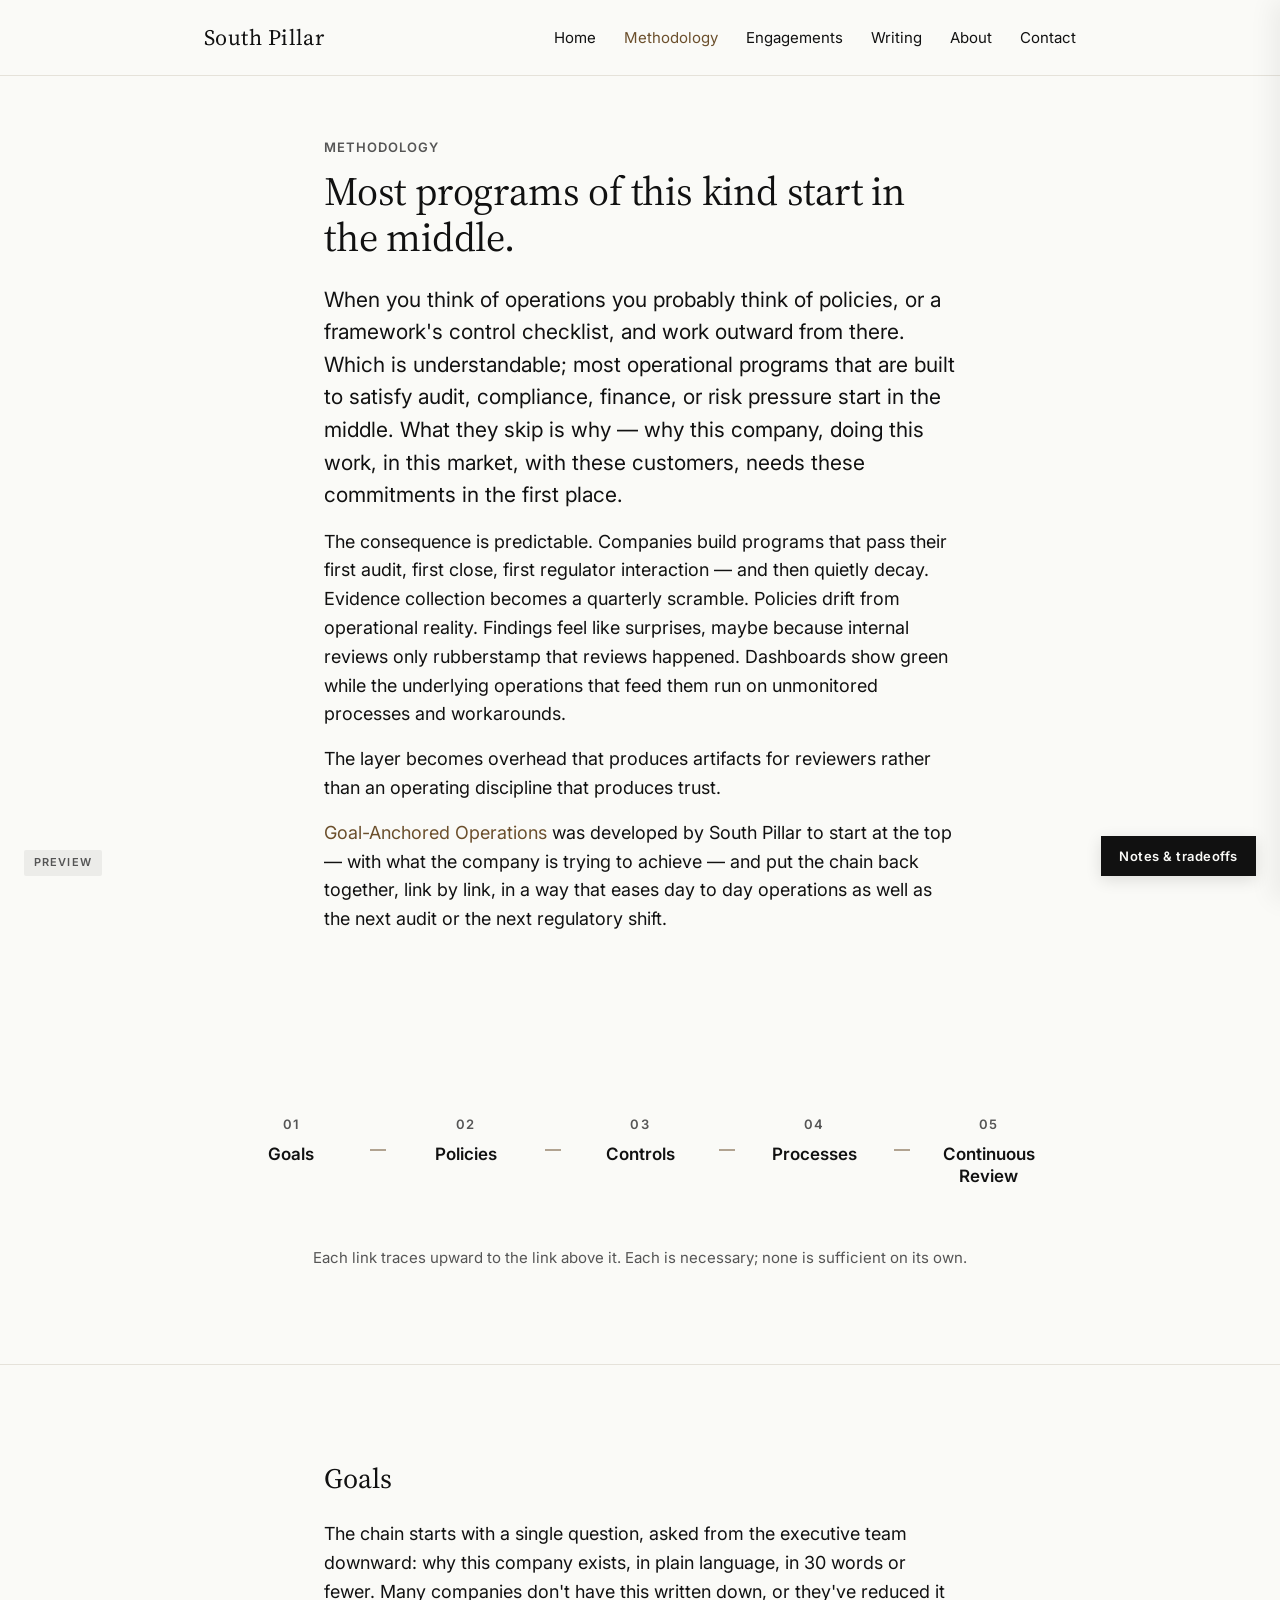
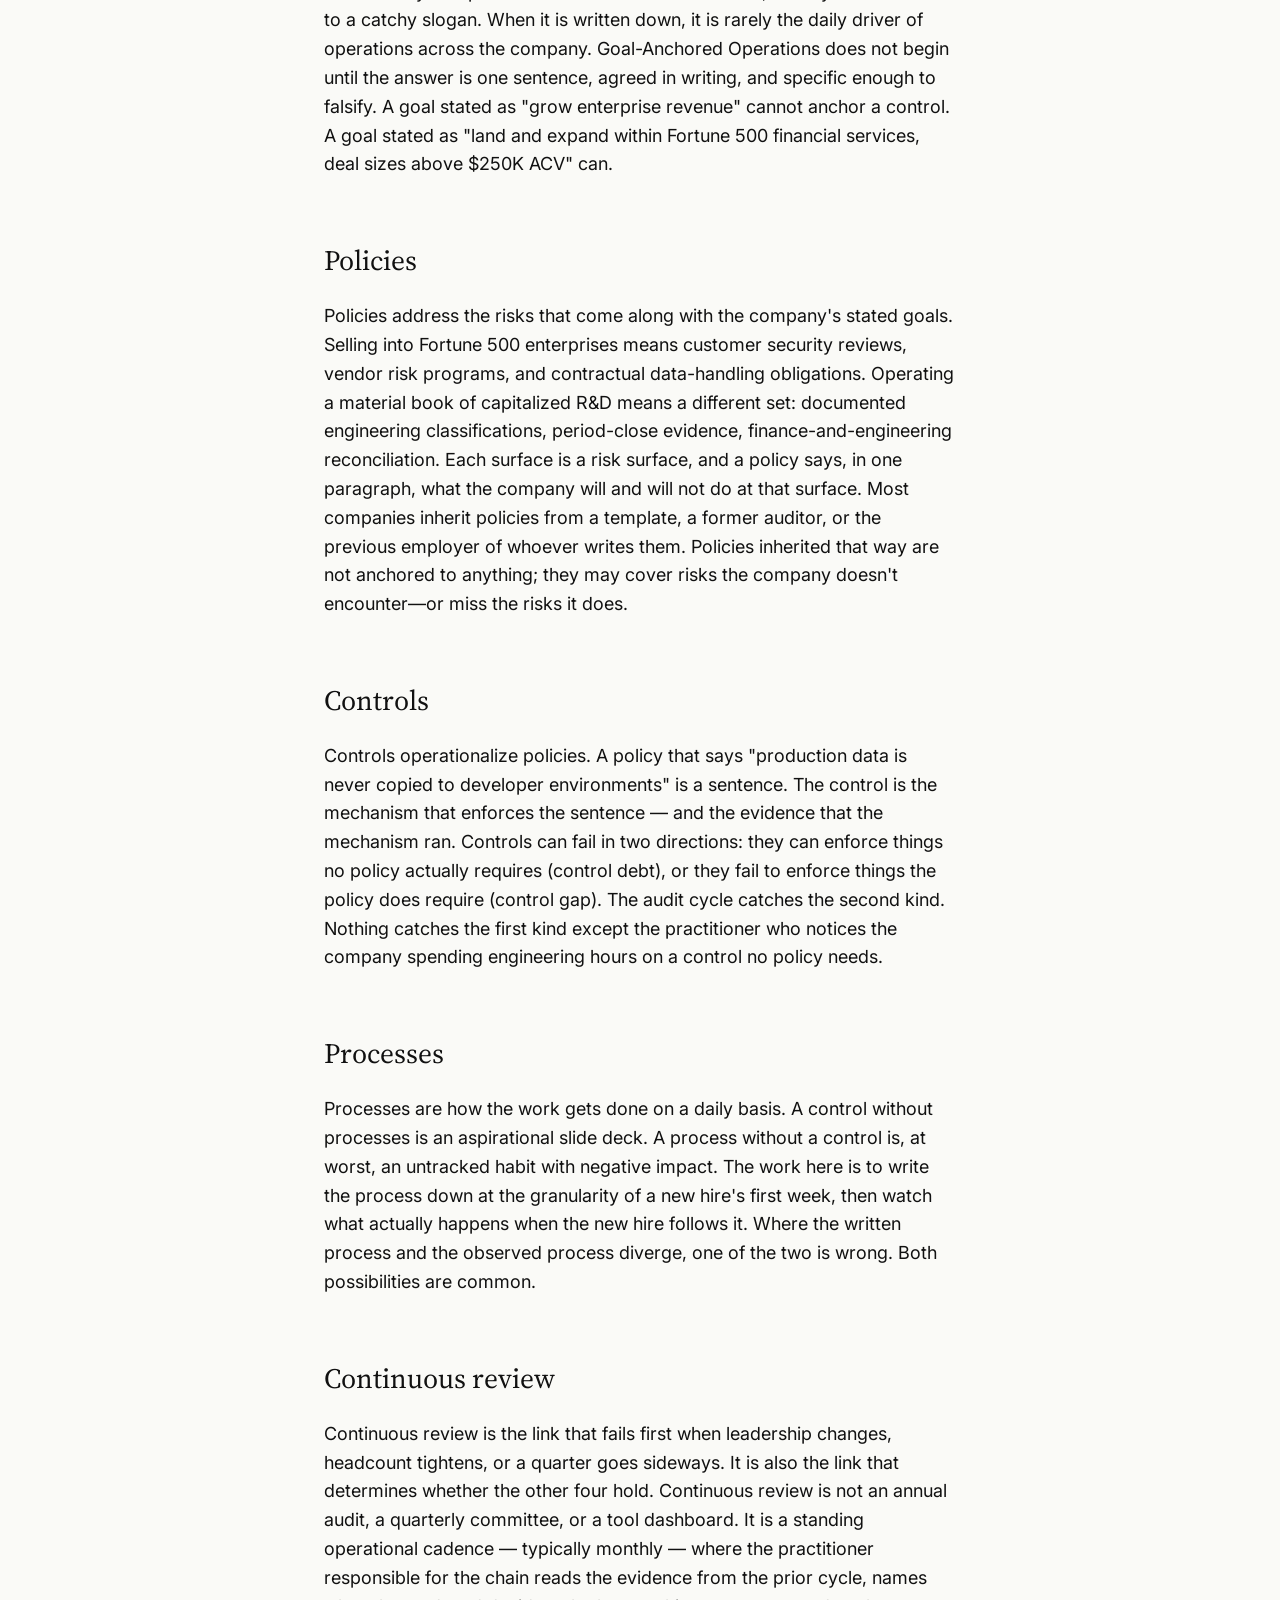
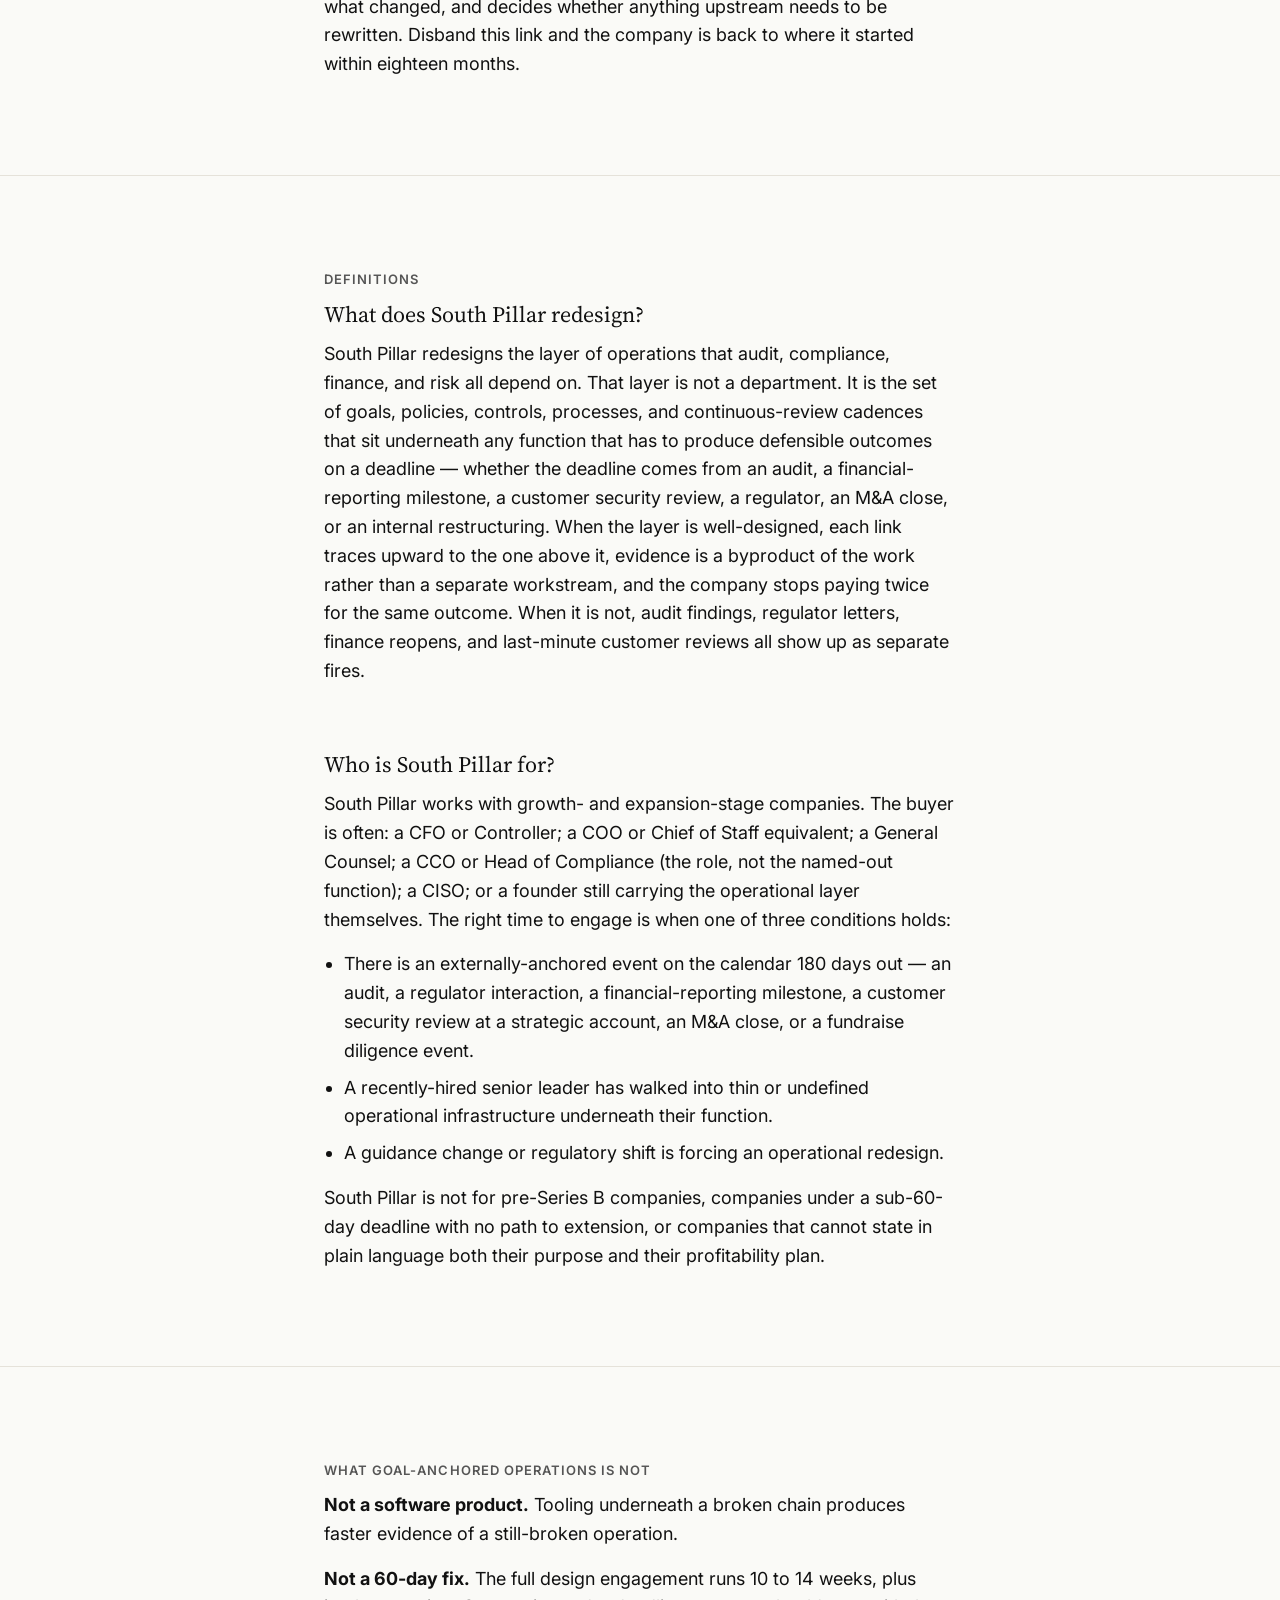
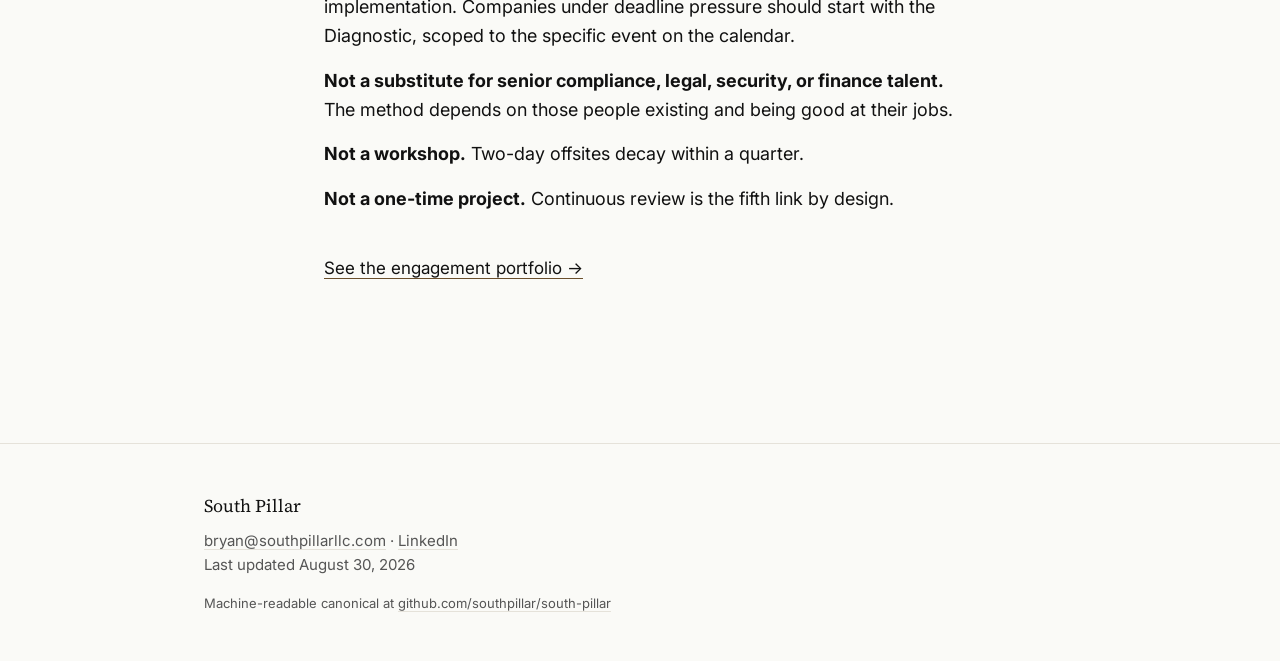
<file: methodology.html>
<!DOCTYPE html>
<html lang="en">
<head>
<meta charset="UTF-8">
<meta name="viewport" content="width=device-width, initial-scale=1.0">
<title>Methodology &mdash; Goal-Anchored Operations | South Pillar</title>
<meta name="description" content="When you think of operations you probably think of policies or a framework's checklist. Most operational programs built to satisfy audit, compliance, finance, or risk pressure start in the middle. Goal-Anchored Operations starts at the top — with what the company is trying to achieve — and builds a traceable chain: goals, policies, controls, processes, continuous review.">
<link rel="icon" type="image/png" href="assets/favicon.png">
<link rel="preconnect" href="https://fonts.googleapis.com">
<link rel="preconnect" href="https://fonts.gstatic.com" crossorigin>
<link href="https://fonts.googleapis.com/css2?family=Inter:wght@400;600&family=Source+Serif+4:opsz,wght@8..60,400&display=swap" rel="stylesheet">
<link rel="stylesheet" href="css/site.css">
</head>
<body>

<header class="site-header">
  <div class="site-header__inner">
    <a href="index.html" class="site-logo" aria-label="South Pillar — home">South Pillar</a>
    <nav class="site-nav" aria-label="Primary">
      <a href="index.html">Home</a>
      <a href="methodology.html" class="is-active">Methodology</a>
      <a href="engagements.html">Engagements</a>
      <a href="writing.html">Writing</a>
      <a href="about.html">About</a>
      <a href="contact.html">Contact</a>
    </nav>
  </div>
</header>

<main>

  <!-- Intro -->
  <section class="section--top">
    <div class="container">
      <div class="eyebrow">Methodology</div>
      <h1 class="h1">Most programs of this kind start in the middle.</h1>
      <p class="body-lead" style="margin-top: 24px;">
        When you think of operations you probably think of policies, or a framework's control checklist, and work outward from there. Which is understandable; most operational programs that are built to satisfy audit, compliance, finance, or risk pressure start in the middle. What they skip is why &mdash; why this company, doing this work, in this market, with these customers, needs these commitments in the first place.
      </p>
      <p class="body" style="margin-top: 16px;">
        The consequence is predictable. Companies build programs that pass their first audit, first close, first regulator interaction &mdash; and then quietly decay. Evidence collection becomes a quarterly scramble. Policies drift from operational reality. Findings feel like surprises, maybe because internal reviews only rubberstamp that reviews happened. Dashboards show green while the underlying operations that feed them run on unmonitored processes and workarounds.
      </p>
      <p class="body" style="margin-top: 16px;">
        The layer becomes overhead that produces artifacts for reviewers rather than an operating discipline that produces trust.
      </p>
      <p class="body" style="margin-top: 16px;">
        <span class="bronze">Goal-Anchored Operations</span> was developed by South Pillar to start at the top &mdash; with what the company is trying to achieve &mdash; and put the chain back together, link by link, in a way that eases day to day operations as well as the next audit or the next regulatory shift.
      </p>
    </div>
  </section>

  <!-- Five-link chain visual -->
  <section style="padding-top: 32px;">
    <div class="container container--wide">
      <div class="chain" role="list" aria-label="The five-link chain of Goal-Anchored Operations">
        <div class="chain__link" role="listitem"><div class="chain__num">01</div><div class="chain__name">Goals</div></div>
        <div class="chain__link" role="listitem"><div class="chain__num">02</div><div class="chain__name">Policies</div></div>
        <div class="chain__link" role="listitem"><div class="chain__num">03</div><div class="chain__name">Controls</div></div>
        <div class="chain__link" role="listitem"><div class="chain__num">04</div><div class="chain__name">Processes</div></div>
        <div class="chain__link" role="listitem"><div class="chain__num">05</div><div class="chain__name">Continuous Review</div></div>
      </div>
      <p class="caption" style="margin-top: 24px; text-align: center;">Each link traces upward to the link above it. Each is necessary; none is sufficient on its own.</p>
    </div>
  </section>

  <hr class="hairline">

  <!-- Five link subsections -->
  <section>
    <div class="container">
      <div class="block">
        <h2 class="h2">Goals</h2>
        <p class="body">The chain starts with a single question, asked from the executive team downward: why this company exists, in plain language, in 30 words or fewer. Many companies don't have this written down, or they've reduced it to a catchy slogan. When it is written down, it is rarely the daily driver of operations across the company. Goal-Anchored Operations does not begin until the answer is one sentence, agreed in writing, and specific enough to falsify. A goal stated as "grow enterprise revenue" cannot anchor a control. A goal stated as "land and expand within Fortune 500 financial services, deal sizes above $250K ACV" can.</p>
      </div>

      <div class="block">
        <h2 class="h2">Policies</h2>
        <p class="body">Policies address the risks that come along with the company's stated goals. Selling into Fortune 500 enterprises means customer security reviews, vendor risk programs, and contractual data-handling obligations. Operating a material book of capitalized R&amp;D means a different set: documented engineering classifications, period-close evidence, finance-and-engineering reconciliation. Each surface is a risk surface, and a policy says, in one paragraph, what the company will and will not do at that surface. Most companies inherit policies from a template, a former auditor, or the previous employer of whoever writes them. Policies inherited that way are not anchored to anything; they may cover risks the company doesn't encounter&mdash;or miss the risks it does.</p>
      </div>

      <div class="block">
        <h2 class="h2">Controls</h2>
        <p class="body">Controls operationalize policies. A policy that says "production data is never copied to developer environments" is a sentence. The control is the mechanism that enforces the sentence &mdash; and the evidence that the mechanism ran. Controls can fail in two directions: they can enforce things no policy actually requires (control debt), or they fail to enforce things the policy does require (control gap). The audit cycle catches the second kind. Nothing catches the first kind except the practitioner who notices the company spending engineering hours on a control no policy needs.</p>
      </div>

      <div class="block">
        <h2 class="h2">Processes</h2>
        <p class="body">Processes are how the work gets done on a daily basis. A control without processes is an aspirational slide deck. A process without a control is, at worst, an untracked habit with negative impact. The work here is to write the process down at the granularity of a new hire's first week, then watch what actually happens when the new hire follows it. Where the written process and the observed process diverge, one of the two is wrong. Both possibilities are common.</p>
      </div>

      <div class="block">
        <h2 class="h2">Continuous review</h2>
        <p class="body">Continuous review is the link that fails first when leadership changes, headcount tightens, or a quarter goes sideways. It is also the link that determines whether the other four hold. Continuous review is not an annual audit, a quarterly committee, or a tool dashboard. It is a standing operational cadence &mdash; typically monthly &mdash; where the practitioner responsible for the chain reads the evidence from the prior cycle, names what changed, and decides whether anything upstream needs to be rewritten. Disband this link and the company is back to where it started within eighteen months.</p>
      </div>
    </div>
  </section>

  <hr class="hairline">

  <!-- FAQ / Definitions -->
  <section>
    <div class="container">
      <div class="eyebrow">Definitions</div>

      <div class="block">
        <h3 class="h3" style="font-family: 'Source Serif 4', Georgia, serif; font-size: 22px; font-weight: 400; line-height: 1.3; margin-bottom: 12px;">What does South Pillar redesign?</h3>
        <p class="body">South Pillar redesigns the layer of operations that audit, compliance, finance, and risk all depend on. That layer is not a department. It is the set of goals, policies, controls, processes, and continuous-review cadences that sit underneath any function that has to produce defensible outcomes on a deadline &mdash; whether the deadline comes from an audit, a financial-reporting milestone, a customer security review, a regulator, an M&amp;A close, or an internal restructuring. When the layer is well-designed, each link traces upward to the one above it, evidence is a byproduct of the work rather than a separate workstream, and the company stops paying twice for the same outcome. When it is not, audit findings, regulator letters, finance reopens, and last-minute customer reviews all show up as separate fires.</p>
      </div>

      <div class="block">
        <h3 class="h3" style="font-family: 'Source Serif 4', Georgia, serif; font-size: 22px; font-weight: 400; line-height: 1.3; margin-bottom: 12px;">Who is South Pillar for?</h3>
        <p class="body">South Pillar works with growth- and expansion-stage companies. The buyer is often: a CFO or Controller; a COO or Chief of Staff equivalent; a General Counsel; a CCO or Head of Compliance (the role, not the named-out function); a CISO; or a founder still carrying the operational layer themselves. The right time to engage is when one of three conditions holds:</p>
        <ul style="margin: 16px 0 16px 20px; padding: 0;">
          <li class="body" style="margin-bottom: 8px;">There is an externally-anchored event on the calendar 180 days out &mdash; an audit, a regulator interaction, a financial-reporting milestone, a customer security review at a strategic account, an M&amp;A close, or a fundraise diligence event.</li>
          <li class="body" style="margin-bottom: 8px;">A recently-hired senior leader has walked into thin or undefined operational infrastructure underneath their function.</li>
          <li class="body" style="margin-bottom: 0;">A guidance change or regulatory shift is forcing an operational redesign.</li>
        </ul>
        <p class="body">South Pillar is not for pre-Series B companies, companies under a sub-60-day deadline with no path to extension, or companies that cannot state in plain language both their purpose and their profitability plan.</p>
      </div>
    </div>
  </section>

  <hr class="hairline">

  <!-- What it is not -->
  <section>
    <div class="container">
      <div class="eyebrow">What Goal-Anchored Operations is not</div>
      <p class="body"><strong>Not a software product.</strong> Tooling underneath a broken chain produces faster evidence of a still-broken operation.</p>
      <p class="body" style="margin-top: 12px;"><strong>Not a 60-day fix.</strong> The full design engagement runs 10 to 14 weeks, plus implementation. Companies under deadline pressure should start with the Diagnostic, scoped to the specific event on the calendar.</p>
      <p class="body" style="margin-top: 12px;"><strong>Not a substitute for senior compliance, legal, security, or finance talent.</strong> The method depends on those people existing and being good at their jobs.</p>
      <p class="body" style="margin-top: 12px;"><strong>Not a workshop.</strong> Two-day offsites decay within a quarter.</p>
      <p class="body" style="margin-top: 12px;"><strong>Not a one-time project.</strong> Continuous review is the fifth link by design.</p>
      <p style="margin-top: 40px;"><a href="engagements.html" class="action-link">See the engagement portfolio &rarr;</a></p>
    </div>
  </section>

</main>

<footer class="site-footer">
  <div class="container">
    <div class="site-footer__brand">South Pillar</div>
    <span class="site-footer__line"><a href="mailto:bryan@southpillarllc.com">bryan@southpillarllc.com</a> &middot; <a href="#" rel="noopener">LinkedIn</a></span>
    <span class="site-footer__line">Last updated August 30, 2026</span>
    <div class="site-footer__small">Machine-readable canonical at <a href="#">github.com/southpillar/south-pillar</a></div>
  </div>
</footer>

<button class="annotation-toggle">Notes &amp; tradeoffs</button>
<aside class="annotation-drawer" id="annotations">
  <button class="annotation-drawer__close" aria-label="Close notes">&times;</button>
  <h3>Design notes &amp; Google Sites tradeoffs</h3>

  <h4>What you're looking at</h4>
  <p><strong>This is the v3.1 tone pass on top of the merged v3 revision.</strong> Opening reframed to address the reader ("When you think of operations you probably think of policies&hellip;") before naming Goal-Anchored Operations. "Start at the other end" softened to "start at the top." The Goals paragraph now names the failure mode ("reduced to a catchy slogan") rather than describing absence. The "Who is South Pillar for?" definition splits the three conditions into a bullet list; "the buyer is one of" softens to "the buyer is often." 60&ndash;180 day language narrows to 180 days. The five-link chain, page structure, CSS, and JS are unchanged.</p>
  <p>This is a faithful static mockup of the approved design system. Type sizes, spacing, colors, and the five-link chain are exact. Use it to judge the aesthetic; the live build will happen in Google Sites and may diverge in the ways noted below.</p>
  <p><strong>Placeholders:</strong> <code>bryan@southpillarllc.com</code> and the <code>github.com/southpillar/south-pillar</code> canonical link in the footer are both placeholders pending final domain and email decisions.</p>

  <h4>Google Sites parity check</h4>
  <ul>
    <li><span class="gs-yes">FULL</span> Custom hex palette (5 colors) &mdash; Google Sites custom theme accepts any hex.</li>
    <li><span class="gs-yes">FULL</span> Source Serif 4 + Inter &mdash; both available via "More fonts" in the theme editor.</li>
    <li><span class="gs-yes">FULL</span> 680px prose width &mdash; achieved by leaving outer grid columns empty.</li>
    <li><span class="gs-yes">FULL</span> Five-link chain &mdash; built as an embedded HTML/CSS block; identical to this preview.</li>
    <li><span class="gs-partial">PARTIAL</span> Bronze underlines on inline links &mdash; Sites supports custom link colors but with less precise control over offset/thickness. Expect ~80% fidelity.</li>
    <li><span class="gs-partial">PARTIAL</span> Eyebrow letter-spacing &mdash; Sites doesn't expose letter-spacing directly; close using its "small heading" style.</li>
    <li><span class="gs-no">NOT IN SITES</span> Sticky header with subtle scroll behavior &mdash; Sites uses a fixed nav style. Acceptable compromise.</li>
    <li><span class="gs-no">NOT IN SITES</span> This annotation drawer &mdash; mockup-only.</li>
  </ul>

  <h4>Open questions for Bryan</h4>
  <ul>
    <li>This is the most important page on the site &mdash; does the "start in the middle" opener plus the chain plus the section copy do the work of a 45-minute first call?</li>
    <li>The bridges (inherent risk, residual risk) and the four postures remain methodology-internal and are not published on the site. Confirm this stays the intended posture for v3.</li>
    <li>The chain embed is responsive: it stacks vertically below ~640px viewport.</li>
  </ul>
</aside>

<div class="preview-ribbon" aria-hidden="true">Preview</div>

<script src="js/site.js"></script>
</body>
</html>
</file>
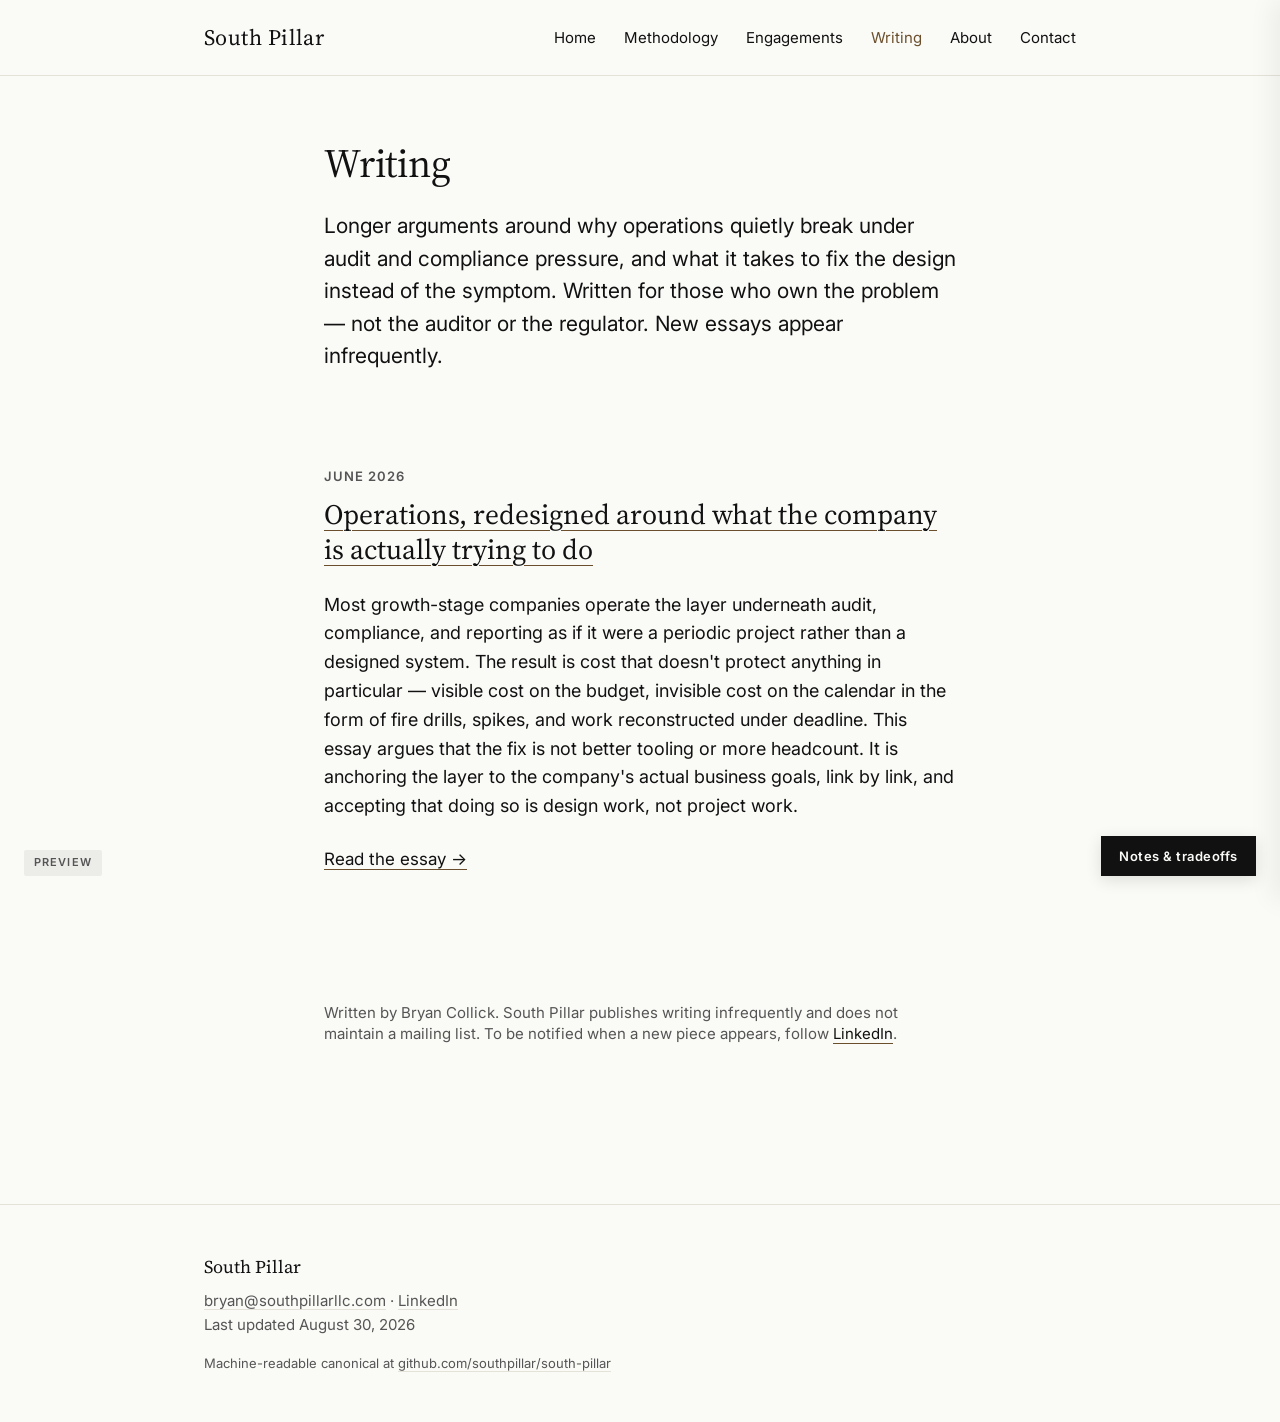
<file: writing.html>
<!DOCTYPE html>
<html lang="en">
<head>
<meta charset="UTF-8">
<meta name="viewport" content="width=device-width, initial-scale=1.0">
<title>Writing — South Pillar</title>
<meta name="description" content="Long-form writing on why operations break under audit pressure, and how Goal-Anchored Operations fixes it. By Bryan Collick.">
<link rel="icon" type="image/png" href="assets/favicon.png">
<link rel="preconnect" href="https://fonts.googleapis.com">
<link rel="preconnect" href="https://fonts.gstatic.com" crossorigin>
<link href="https://fonts.googleapis.com/css2?family=Inter:wght@400;600&family=Source+Serif+4:opsz,wght@8..60,400&display=swap" rel="stylesheet">
<link rel="stylesheet" href="css/site.css">
</head>
<body>

<header class="site-header">
  <div class="site-header__inner">
    <a href="index.html" class="site-logo" aria-label="South Pillar — home">South Pillar</a>
    <nav class="site-nav" aria-label="Primary">
      <a href="index.html" >Home</a>
      <a href="methodology.html" >Methodology</a>
      <a href="engagements.html" >Engagements</a>
      <a href="writing.html" class="is-active">Writing</a>
      <a href="about.html" >About</a>
      <a href="contact.html" >Contact</a>
    </nav>
  </div>
</header>

<main>

  <section class="section--top">
    <div class="container">
      <h1 class="h1">Writing</h1>
      <p class="body-lead">Longer arguments around why operations quietly break under audit and compliance pressure, and what it takes to fix the design instead of the symptom. Written for those who own the problem &mdash; not the auditor or the regulator. New essays appear infrequently.</p>
    </div>
  </section>

  <section>
    <div class="container">
      <article class="essay">
        <div class="eyebrow">June 2026</div>
        <h2 class="h2 essay__title"><a href="#">Operations, redesigned around what the company is actually trying to do</a></h2>
        <p class="body">Most growth-stage companies operate the layer underneath audit, compliance, and reporting as if it were a periodic project rather than a designed system. The result is cost that doesn't protect anything in particular &mdash; visible cost on the budget, invisible cost on the calendar in the form of fire drills, spikes, and work reconstructed under deadline. This essay argues that the fix is not better tooling or more headcount. It is anchoring the layer to the company's actual business goals, link by link, and accepting that doing so is design work, not project work.</p>
        <p style="margin-top: 24px;"><a href="#" class="action-link">Read the essay &rarr;</a></p>
      </article>
    </div>
  </section>

  <section style="padding-top: 32px;">
    <div class="container">
      <p class="caption">Written by Bryan Collick. South Pillar publishes writing infrequently and does not maintain a mailing list. To be notified when a new piece appears, follow <a href="#">LinkedIn</a>.</p>
    </div>
  </section>

</main>

<footer class="site-footer">
  <div class="container">
    <div class="site-footer__brand">South Pillar</div>
    <span class="site-footer__line"><a href="mailto:bryan@southpillarllc.com">bryan@southpillarllc.com</a> &middot; <a href="#" rel="noopener">LinkedIn</a></span>
    <span class="site-footer__line">Last updated August 30, 2026</span>
    <div class="site-footer__small">Machine-readable canonical at <a href="#">github.com/southpillar/south-pillar</a></div>
  </div>
</footer>

<button class="annotation-toggle">Notes &amp; tradeoffs</button>
<aside class="annotation-drawer" id="annotations">
  <button class="annotation-drawer__close" aria-label="Close notes">&times;</button>
  <h3>Design notes &amp; Google Sites tradeoffs</h3>

  <h4>What you're looking at</h4>
  <p><strong>This is the v3.1 tone pass on top of the merged v3 revision.</strong> Intro paragraph tightened: audience broadened from "the executive who owns the problem" to "those who own the problem"; cadence line simplified to "New essays appear infrequently." Essay listing, title, summary, and link are unchanged.</p>
  <p>This is a faithful static mockup of the approved design system. Type sizes, spacing, colors, and the five-link chain are exact. Use it to judge the aesthetic; the live build will happen in Google Sites and may diverge in the ways noted below.</p>
  <p><strong>Placeholders:</strong> <code>bryan@southpillarllc.com</code> and the <code>github.com/southpillar/south-pillar</code> canonical link in the footer are both placeholders pending final domain and email decisions.</p>

  <h4>Google Sites parity check</h4>
  <ul>
    <li><span class="gs-yes">FULL</span> Custom hex palette (5 colors) &mdash; Google Sites custom theme accepts any hex.</li>
    <li><span class="gs-yes">FULL</span> Source Serif 4 + Inter &mdash; both available via "More fonts" in the theme editor.</li>
    <li><span class="gs-yes">FULL</span> Five-link chain &mdash; built as an embedded HTML/CSS block; identical to this preview.</li>
    <li><span class="gs-yes">FULL</span> 680px prose width &mdash; achieved by leaving outer grid columns empty.</li>
    <li><span class="gs-partial">PARTIAL</span> Bronze underlines on inline links &mdash; Sites supports custom link colors but with less precise control over offset/thickness. Expect ~80% fidelity.</li>
    <li><span class="gs-partial">PARTIAL</span> Eyebrow letter-spacing &mdash; Sites doesn't expose letter-spacing directly; close using its "small heading" style.</li>
    <li><span class="gs-partial">PARTIAL</span> 64px bronze rule &mdash; Sites' divider can't be resized to exactly 64px; we'll use a 64&times;1 PNG colored bronze. Visually identical.</li>
    <li><span class="gs-no">NOT IN SITES</span> Sticky header with subtle scroll behavior &mdash; Sites uses a fixed nav style. Acceptable compromise.</li>
    <li><span class="gs-no">NOT IN SITES</span> This annotation drawer &mdash; mockup-only.</li>
  </ul>

  <h4>Page-specific notes</h4>
  <ul>
      <li>One essay at launch. Subsequent essays will stack above this one in reverse chronological order.</li>
      <li>No mailing list signup. Deliberate signal of confidence.</li>
    </ul>

  <h4>What's intentionally absent</h4>
  <ul>
    <li>No buttons. Inline text links only.</li>
    <li>No icons, no decorative graphics, no stock imagery.</li>
    <li>No social proof, no testimonials, no client logos.</li>
    <li>No pricing.</li>
    <li>No form. Contact is mailto only.</li>
    <li>No named regulations or standards. The methodology is the product.</li>
  </ul>
</aside>

<div class="preview-ribbon" aria-hidden="true">Preview</div>

<script src="js/site.js"></script>
</body>
</html>
</file>
<file: css/site.css>
/* ============================================================
   South Pillar — v1 mockup stylesheet
   Implements the approved design system exactly.

   Colors:  ink #111, paper #FAFAF7, stone #555, rule #E5E2DA, bronze #6B4F2C
   Fonts:   Source Serif 4 (display & headings), Inter (body & UI)
   Scale:   1.2 ratio anchored at 18px body
   Width:   prose max 680px, wide max 920px
   ============================================================ */

/* ---------- Tokens ---------- */
:root {
  --ink: #111111;
  --paper: #FAFAF7;
  --stone: #555555;
  --rule: #E5E2DA;
  --bronze: #6B4F2C;

  --font-serif: 'Source Serif 4', Georgia, 'Times New Roman', serif;
  --font-sans: 'Inter', -apple-system, BlinkMacSystemFont, 'Segoe UI', sans-serif;

  --max-prose: 680px;
  --max-wide: 920px;

  /* Section paddings: 96px desktop, 64px mobile */
  --section-y: 96px;
  --section-y-mobile: 64px;
}

/* ---------- Reset ---------- */
*, *::before, *::after { box-sizing: border-box; margin: 0; padding: 0; }
html { scroll-behavior: smooth; }
body {
  font-family: var(--font-sans);
  font-size: 18px;
  line-height: 1.6;
  color: var(--ink);
  background: var(--paper);
  -webkit-font-smoothing: antialiased;
  -moz-osx-font-smoothing: grayscale;
}
img { max-width: 100%; height: auto; display: block; }
a { color: inherit; text-decoration: none; }

/* ---------- Container ---------- */
.container {
  width: 100%;
  max-width: var(--max-prose);
  margin: 0 auto;
  padding: 0 24px;
}
.container--wide { max-width: var(--max-wide); }

/* ---------- Header / Nav ---------- */
.site-header {
  border-bottom: 1px solid var(--rule);
  background: var(--paper);
  position: sticky;
  top: 0;
  z-index: 50;
}
.site-header__inner {
  max-width: var(--max-wide);
  margin: 0 auto;
  padding: 20px 24px;
  display: flex;
  align-items: center;
  justify-content: space-between;
  gap: 24px;
  flex-wrap: nowrap;
}
.site-logo {
  display: inline-block;
  font-family: var(--font-serif);
  font-size: 22px;
  font-weight: 400;
  letter-spacing: 0.02em;
  color: var(--ink);
  white-space: nowrap;
  flex-shrink: 0;
}
.site-logo img { height: 32px; width: auto; }
.site-nav {
  display: flex;
  gap: 28px;
  align-items: center;
}
.site-nav a {
  font-size: 15px;
  color: var(--ink);
  transition: color 120ms ease;
  white-space: nowrap;
}
.site-nav a:hover { color: var(--bronze); }
.site-nav a.is-active { color: var(--bronze); }

/* Mobile nav: collapse to a horizontal scroll under the wordmark */
@media (max-width: 760px) {
  .site-header__inner {
    flex-direction: column;
    align-items: flex-start;
    gap: 12px;
    padding: 16px 20px;
  }
  .site-nav {
    gap: 18px;
    width: 100%;
    overflow-x: auto;
    -webkit-overflow-scrolling: touch;
    scrollbar-width: none;
  }
  .site-nav::-webkit-scrollbar { display: none; }
  .site-nav a { font-size: 14px; }
}

/* ---------- Typography ---------- */
.h-display {
  font-family: var(--font-serif);
  font-weight: 400;
  font-size: clamp(40px, 5.5vw, 56px);
  line-height: 1.1;
  letter-spacing: -0.01em;
  color: var(--ink);
}
.h1 {
  font-family: var(--font-serif);
  font-weight: 400;
  font-size: 40px;
  line-height: 1.15;
  letter-spacing: -0.005em;
  color: var(--ink);
}
.h2 {
  font-family: var(--font-serif);
  font-weight: 400;
  font-size: 28px;
  line-height: 1.25;
  color: var(--ink);
  margin-top: 0;
}
.h3 {
  font-family: var(--font-sans);
  font-weight: 600;
  font-size: 20px;
  line-height: 1.3;
  color: var(--ink);
}
.body-lead {
  font-family: var(--font-sans);
  font-weight: 400;
  font-size: 21px;
  line-height: 1.55;
  color: var(--ink);
}
.body { font-size: 18px; line-height: 1.6; }
.caption {
  font-size: 15px;
  line-height: 1.4;
  color: var(--stone);
}
.eyebrow {
  font-family: var(--font-sans);
  font-size: 13px;
  font-weight: 600;
  line-height: 1.2;
  letter-spacing: 0.08em;
  text-transform: uppercase;
  color: var(--stone);
  margin-bottom: 12px;
}

/* Bronze emphasis on proper noun, only when applied */
.bronze { color: var(--bronze); }

/* ---------- Sections ---------- */
section {
  padding-top: var(--section-y);
  padding-bottom: var(--section-y);
}
@media (max-width: 700px) {
  section {
    padding-top: var(--section-y-mobile);
    padding-bottom: var(--section-y-mobile);
  }
}
.section--top { padding-top: 64px; }   /* tighter padding right under nav for page openings */
section + section { padding-top: 0; }   /* avoid double spacing when sections stack */

/* ---------- Bronze rule ---------- */
.bronze-rule {
  width: 64px;
  height: 1px;
  background: var(--bronze);
  border: 0;
  margin: 28px 0;
}

/* ---------- Hairline divider ---------- */
.hairline {
  width: 100%;
  height: 1px;
  background: var(--rule);
  border: 0;
  margin: 0;
}

/* ---------- Inline links (bronze underline, ink text) ---------- */
.body a,
.body-lead a,
p a {
  color: var(--ink);
  text-decoration: underline;
  text-decoration-color: var(--bronze);
  text-decoration-thickness: 1px;
  text-underline-offset: 4px;
  transition: text-decoration-thickness 120ms ease;
}
.body a:hover,
.body-lead a:hover,
p a:hover {
  text-decoration-thickness: 2px;
}

/* Inline "Read the methodology →" style action link */
.action-link {
  font-family: var(--font-sans);
  font-size: 17px;
  color: var(--ink);
  text-decoration: underline;
  text-decoration-color: var(--bronze);
  text-decoration-thickness: 1px;
  text-underline-offset: 4px;
}
.action-link:hover { text-decoration-thickness: 2px; }

/* ---------- Paragraph spacing ---------- */
p { margin-bottom: 16px; }
p:last-child { margin-bottom: 0; }
.body-lead + p,
.body-lead { margin-bottom: 16px; }

/* Heading rhythm */
.h1 { margin-bottom: 24px; }
.h2 { margin-bottom: 24px; margin-top: 0; }
.h3 { margin-bottom: 16px; }
.eyebrow + .h2 { margin-top: 0; }
.eyebrow + .h1 { margin-top: 0; }

/* Section blocks (stack of eyebrow + h2 + body) inside a page */
.block + .block { margin-top: 64px; }
@media (max-width: 700px) {
  .block + .block { margin-top: 48px; }
}

/* ---------- Five-link chain (methodology page) ---------- */
.chain {
  display: flex;
  align-items: stretch;
  justify-content: space-between;
  max-width: var(--max-wide);
  margin: 0 auto;
  padding: 32px 0 16px;
}
.chain__link {
  flex: 1 1 0;
  padding: 20px 12px;
  text-align: center;
  position: relative;
}
.chain__num {
  font-family: var(--font-sans);
  font-size: 13px;
  font-weight: 600;
  letter-spacing: 0.08em;
  text-transform: uppercase;
  color: var(--stone);
  margin-bottom: 8px;
}
.chain__name {
  font-family: var(--font-sans);
  font-size: 17px;
  font-weight: 600;
  color: var(--ink);
  line-height: 1.3;
}
.chain__link:not(:last-child)::after {
  content: '';
  position: absolute;
  top: 50%;
  right: -8px;
  width: 16px;
  height: 1px;
  background: var(--bronze);
  transform: translateY(-50%);
}
@media (max-width: 700px) {
  .chain {
    flex-direction: column;
    gap: 14px;
    max-width: 280px;
  }
  .chain__link { padding: 14px 12px; }
  .chain__link:not(:last-child)::after {
    top: auto;
    right: 50%;
    bottom: -8px;
    width: 1px;
    height: 14px;
    transform: translateX(50%);
  }
}

/* ---------- Engagement cards (engagements page) ---------- */
.engagement + .engagement {
  margin-top: 64px;
  padding-top: 64px;
  border-top: 1px solid var(--rule);
}
.engagement__meta {
  font-family: var(--font-sans);
  font-size: 15px;
  color: var(--stone);
  margin-top: 16px;
  font-style: italic;
}
.engagement__meta strong {
  font-style: normal;
  font-weight: 600;
  color: var(--ink);
}

/* ---------- Writing list ---------- */
.essay + .essay {
  margin-top: 56px;
  padding-top: 56px;
  border-top: 1px solid var(--rule);
}
.essay__title a {
  color: var(--ink);
  text-decoration: underline;
  text-decoration-color: var(--bronze);
  text-decoration-thickness: 1px;
  text-underline-offset: 6px;
}

/* ---------- About layout ---------- */
.about-grid {
  display: grid;
  grid-template-columns: 240px 1fr;
  gap: 48px;
  align-items: start;
}
.about-photo {
  width: 240px;
  height: 240px;
  background: var(--rule);
  border-radius: 0;
  display: flex;
  align-items: center;
  justify-content: center;
  color: var(--stone);
  font-size: 13px;
  text-align: center;
  padding: 16px;
  letter-spacing: 0.02em;
}
@media (max-width: 700px) {
  .about-grid {
    grid-template-columns: 1fr;
    gap: 32px;
  }
  .about-photo { width: 200px; height: 200px; }
}

/* ---------- Footer ---------- */
.site-footer {
  border-top: 1px solid var(--rule);
  margin-top: 64px;
  padding: 48px 0;
  font-family: var(--font-sans);
  font-size: 15px;
  color: var(--stone);
  line-height: 1.6;
}
.site-footer .container {
  max-width: var(--max-wide);
}
.site-footer__brand {
  font-family: var(--font-serif);
  font-size: 18px;
  color: var(--ink);
  margin-bottom: 8px;
}
.site-footer a {
  color: var(--stone);
  text-decoration: underline;
  text-decoration-color: var(--rule);
  text-underline-offset: 3px;
}
.site-footer a:hover { color: var(--bronze); text-decoration-color: var(--bronze); }
.site-footer__line { display: block; }
.site-footer__small {
  font-size: 13px;
  margin-top: 16px;
}

/* ---------- Annotation drawer (mockup only) ---------- */
.annotation-toggle {
  position: fixed;
  bottom: 24px;
  right: 24px;
  background: var(--ink);
  color: var(--paper);
  font-family: var(--font-sans);
  font-size: 13px;
  font-weight: 600;
  letter-spacing: 0.04em;
  padding: 12px 18px;
  border: 0;
  cursor: pointer;
  z-index: 100;
  box-shadow: 0 4px 16px rgba(17,17,17,0.12);
  transition: background 120ms ease;
}
.annotation-toggle:hover { background: var(--bronze); }

.annotation-drawer {
  position: fixed;
  top: 0;
  right: 0;
  height: 100vh;
  width: 420px;
  max-width: 90vw;
  background: var(--paper);
  border-left: 1px solid var(--rule);
  box-shadow: -8px 0 24px rgba(17,17,17,0.06);
  z-index: 99;
  padding: 32px 28px;
  overflow-y: auto;
  transform: translateX(100%);
  transition: transform 240ms cubic-bezier(0.16, 1, 0.3, 1);
}
.annotation-drawer.is-open { transform: translateX(0); }
.annotation-drawer h3 {
  font-family: var(--font-serif);
  font-size: 22px;
  font-weight: 400;
  margin-bottom: 20px;
}
.annotation-drawer h4 {
  font-family: var(--font-sans);
  font-size: 13px;
  font-weight: 600;
  letter-spacing: 0.08em;
  text-transform: uppercase;
  color: var(--stone);
  margin-top: 24px;
  margin-bottom: 10px;
}
.annotation-drawer p,
.annotation-drawer li {
  font-size: 14px;
  line-height: 1.55;
  color: var(--ink);
}
.annotation-drawer ul {
  list-style: none;
  padding: 0;
}
.annotation-drawer li {
  padding-left: 16px;
  position: relative;
  margin-bottom: 10px;
}
.annotation-drawer li::before {
  content: '';
  position: absolute;
  left: 0;
  top: 9px;
  width: 8px;
  height: 1px;
  background: var(--bronze);
}
.annotation-drawer .gs-yes { color: #2d6a3e; font-weight: 600; }
.annotation-drawer .gs-no  { color: #9a3b2a; font-weight: 600; }
.annotation-drawer .gs-partial { color: #7a5c36; font-weight: 600; }
.annotation-drawer__close {
  position: absolute;
  top: 16px;
  right: 20px;
  background: none;
  border: 0;
  font-size: 22px;
  color: var(--stone);
  cursor: pointer;
  line-height: 1;
}
.annotation-drawer__close:hover { color: var(--ink); }

/* Subtle "PREVIEW" ribbon */
.preview-ribbon {
  position: fixed;
  bottom: 24px;
  left: 24px;
  background: rgba(17,17,17,0.06);
  color: var(--stone);
  font-family: var(--font-sans);
  font-size: 11px;
  font-weight: 600;
  letter-spacing: 0.1em;
  text-transform: uppercase;
  padding: 4px 10px;
  z-index: 100;
  border-radius: 2px;
}

/* Mobile body type adjustments */
@media (max-width: 700px) {
  body { font-size: 17px; }
  .body { font-size: 17px; }
  .body-lead { font-size: 19px; }
  .h-display { font-size: clamp(34px, 8vw, 44px); }
  .h1 { font-size: 32px; }
  .h2 { font-size: 24px; }
  .container { padding: 0 20px; }
}
</file>
